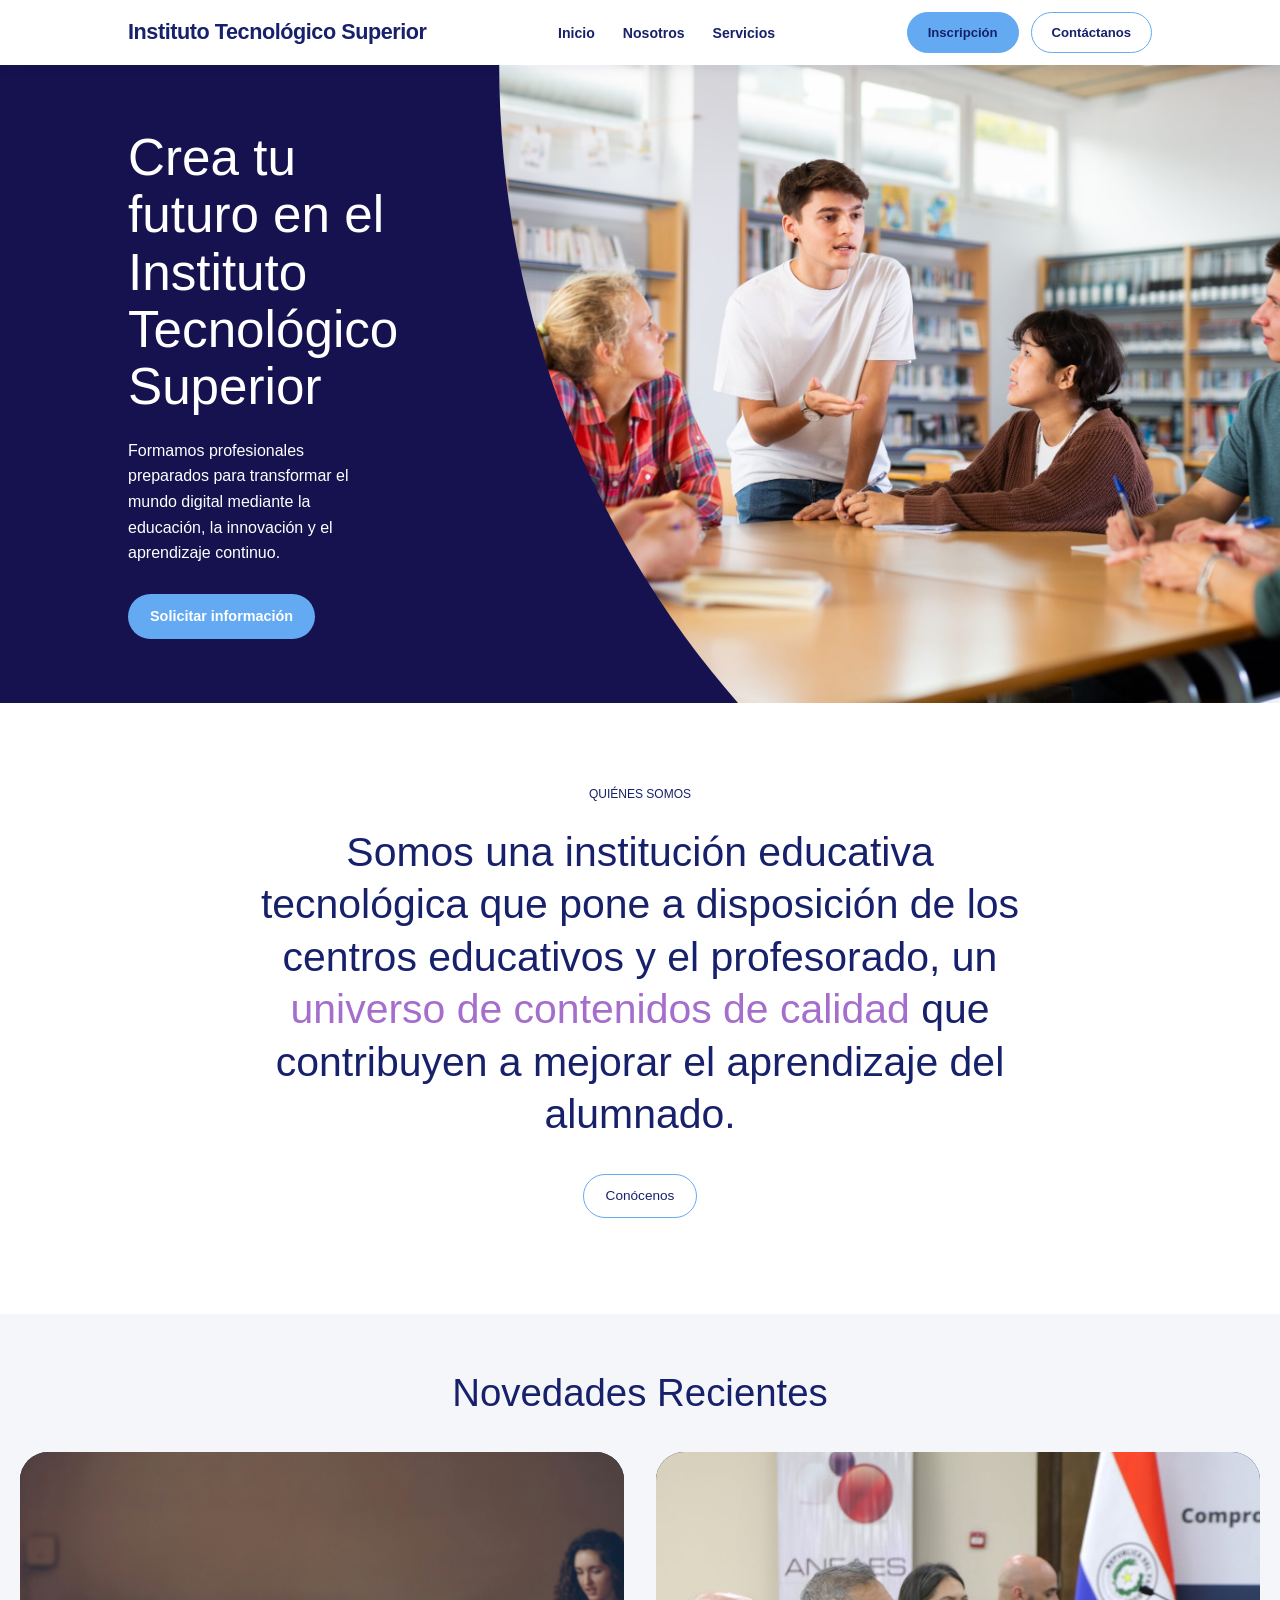
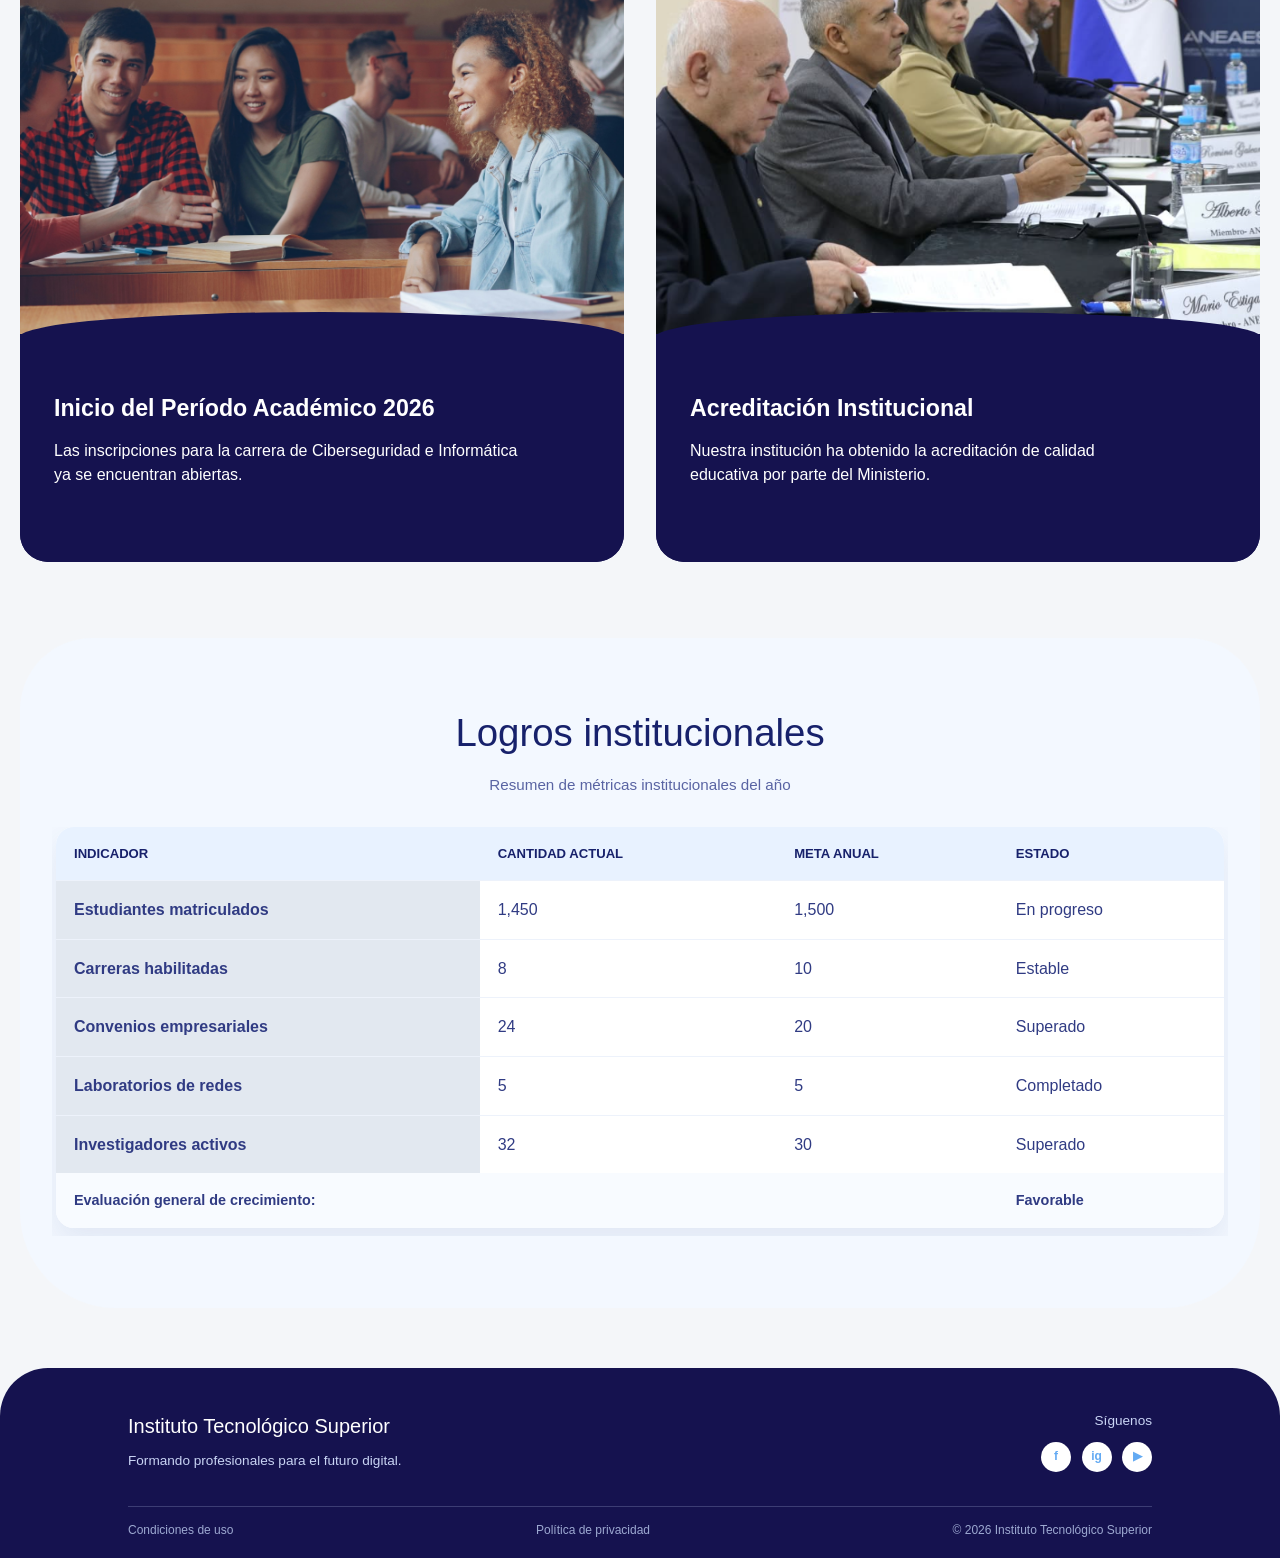
<file: index.html>
<!DOCTYPE html>
<html lang="es">
<head>
    <meta charset="UTF-8">
    <title>Instituto Tecnológico Superior - Inicio</title>
    <!-- Vinculación de la hoja de estilos externa -->
    <link rel="stylesheet" href="css/estiloss.css">
</head>
<body>

    <header>
        <nav>
            <ul>
                <li><a href="index.html">Inicio</a></li>
                <li><a href="nosotros.html">Nosotros</a></li>
                <li><a href="servicios.html">Servicios</a></li>
            </ul>
        </nav>

        <div class="encabezado-institucional">
            <h1>Instituto Tecnológico Superior</h1>
            <!-- <p><span>Formando profesionales para el futuro digital</span></p> -->
        </div>

        <div class="acciones-header">
            <ul>
                <li><a href="inscripcion.html">Inscripción</a></li>
                <li><a href="contacto.html">Contáctanos</a></li>
            </ul>
        </div>
    </header>

    <main>
        <section class="hero-inicio">
            <div class="hero-contenido">
                <h2>Crea tu futuro en el Instituto Tecnológico Superior</h2>
                <p>Formamos profesionales preparados para transformar el mundo digital mediante la educación, la innovación y el aprendizaje continuo.</p>
                <a class="hero-boton" href="contacto.html">Solicitar información</a>
            </div>
            <div class="hero-imagen">
                <img src="imagenes/estudiantes.jpg" alt="Estudiantes aprendiendo en el instituto">
            </div>
        </section>

        <section class="seccion-presentacion">
            <p class="seccion-etiqueta">QUIÉNES SOMOS</p>
            <h2>Somos una institución educativa tecnológica que pone a disposición de los centros educativos y el profesorado, un <span>universo de contenidos de calidad</span> que contribuyen a mejorar el aprendizaje del alumnado.</h2>
            <a class="presentacion-boton" href="nosotros.html">Conócenos</a>
        </section>

        <div class="contenedor-principal inicio-contenedor">
            <div class="grid-contenido">
                <section id="novedades" class="novedades-seccion">
                    <h2>Novedades Recientes</h2>
                    <div class="novedades-tarjetas">
                        <article class="novedad-card novedad-periodo">
                            <div class="novedad-imagen">
                                <img src="imagenes/estudiantes2.jpg" alt="Estudiantes iniciando el período académico">
                            </div>
                            <div class="novedad-contenido">
                                <h3>Inicio del Período Académico 2026</h3>
                                <p>Las inscripciones para la carrera de Ciberseguridad e Informática ya se encuentran abiertas.</p>
                            </div>
                        </article>
                        <article class="novedad-card novedad-acreditacion">
                            <div class="novedad-imagen">
                                <img src="imagenes/acreditacion.png" alt="Estudiantes en una institución educativa">
                            </div>
                            <div class="novedad-contenido">
                                <h3>Acreditación Institucional</h3>
                                <p>Nuestra institución ha obtenido la acreditación de calidad educativa por parte del Ministerio.</p>
                            </div>
                        </article>
                    </div>
                </section>

                <section class="logros-institucionales">

                    <h2>Logros institucionales</h2>
                    <p class="logros-descripcion">Resumen de métricas institucionales del año</p>
                    <div class="tabla-contenedor">
                        <table>
                            <caption>Resumen de métricas institucionales del año</caption>
                            <thead>
                                <tr>
                                    <th scope="col">Indicador</th>
                                    <th scope="col">Cantidad actual</th>
                                    <th scope="col">Meta anual</th>
                                    <th scope="col">Estado</th>
                                </tr>
                            </thead>
                            <tbody>
                                <tr>
                                    <th scope="row">Estudiantes matriculados</th>
                                    <td>1,450</td>
                                    <td>1,500</td>
                                    <td>En progreso</td>
                                </tr>
                                <tr>
                                    <th scope="row">Carreras habilitadas</th>
                                    <td>8</td>
                                    <td>10</td>
                                    <td>Estable</td>
                                </tr>
                                <tr>
                                    <th scope="row">Convenios empresariales</th>
                                    <td>24</td>
                                    <td>20</td>
                                    <td>Superado</td>
                                </tr>
                                <tr>
                                    <th scope="row">Laboratorios de redes</th>
                                    <td>5</td>
                                    <td>5</td>
                                    <td>Completado</td>
                                </tr>
                                <tr>
                                    <th scope="row">Investigadores activos</th>
                                    <td>32</td>
                                    <td>30</td>
                                    <td>Superado</td>
                                </tr>
                            </tbody>
                            <tfoot>
                                <tr>
                                    <td colspan="3"><strong>Evaluación general de crecimiento:</strong></td>
                                    <td><strong>Favorable</strong></td>
                                </tr>
                            </tfoot>
                        </table>
                    </div>
                </section>

            </div>

            <!-- <aside class="tarjeta-seccion">
                <h3>Aviso Importante</h3>
                <p>El proceso de solicitud de becas estará abierto hasta el próximo viernes. Dirígete a la sección de servicios.</p>
            </aside> -->
        </div>


    </main>

    <footer>
        <div class="footer-contenido">
            <div class="footer-marca">
                <strong>Instituto Tecnológico Superior</strong>
                <p>Formando profesionales para el futuro digital.</p>
            </div>

            <nav class="footer-enlaces" aria-label="Enlaces del pie de página">
                <!-- posible nav -->
            </nav>

            <div class="footer-redes">
                <p>Síguenos</p>
                <a href="#" aria-label="Facebook">f</a>
                <a href="#" aria-label="Instagram">ig</a>
                <a href="#" aria-label="YouTube">▶</a>
            </div>
        </div>

        <div class="footer-inferior">
            <span>Condiciones de uso</span>
            <span>Política de privacidad</span>
            <span>© 2026 Instituto Tecnológico Superior</span>
        </div>
    </footer>

</body>
</html>
</file>
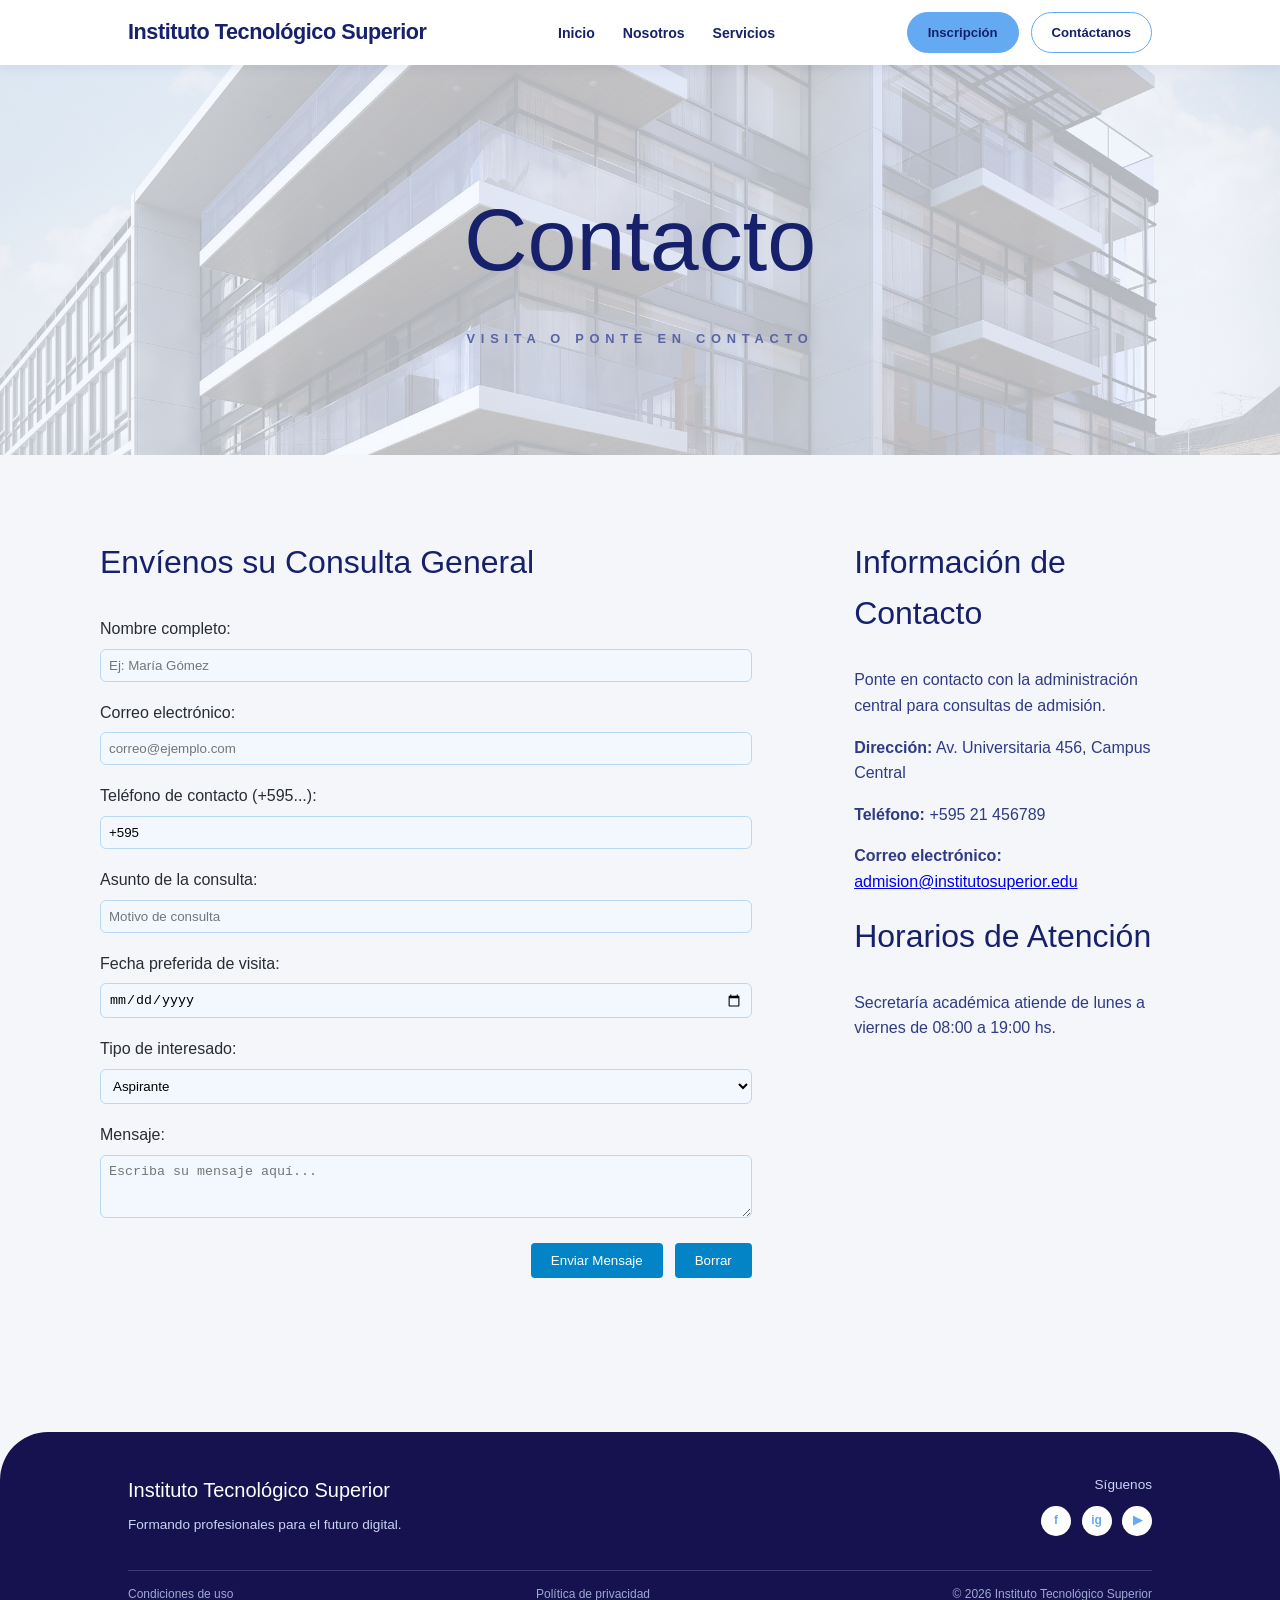
<file: contacto.html>
<!DOCTYPE html>
<html lang="es">
<head>
    <meta charset="UTF-8">
    <title>Contacto - Instituto Tecnológico Superior</title>
    <link rel="stylesheet" href="css/estiloss.css">
    <script src="js/script.js" defer></script>
</head>
<body>

    <header>
        <nav>
            <ul>
                <li><a href="index.html">Inicio</a></li>
                <li><a href="nosotros.html">Nosotros</a></li>
                <li><a href="servicios.html">Servicios</a></li>
            </ul>
        </nav>

        <div class="encabezado-institucional">
            <h1>Instituto Tecnológico Superior</h1>
        </div>

        <div class="acciones-header">
            <ul>
                <li><a href="inscripcion.html">Inscripción</a></li>
                <li><a href="contacto.html">Contáctanos</a></li>
            </ul>
        </div>
    </header>

    <main class="contacto-pagina">
        <section class="contacto-hero">
            <div>
                <h1>Contacto</h1>
                <p>VISITA O PONTE EN CONTACTO</p>
            </div>
        </section>

        <div class="contacto-contenido">


                <!-- FORMULARIO 2: Es el formulario de contacto -->
                <section id="consulta-general" class="tarjeta-seccion contacto-formulario">
                    <h2>Envíenos su Consulta General</h2>
                    <form action="#" method="POST">
                        <div>
                            <label for="con-nombre">Nombre completo:</label><br>
                            <input type="text" id="con-nombre" name="nombre" required minlength="3" placeholder="Ej: María Gómez">
                        </div>
                        <br>
                        <div>
                            <label for="con-email">Correo electrónico:</label><br>
                            <input type="email" id="con-email" name="email" required placeholder="correo@ejemplo.com">
                        </div>
                        <br>
                        <div>
                            <label for="con-telefono">Teléfono de contacto (+595...):</label><br>
                            <input type="tel" id="con-telefono" name="telefono" value="+595" required pattern="^\+595[0-9]{9}$" placeholder="+595900123456" title="Debe comenzar con +595 seguido de 9 números">
                        </div>
                        <br>
                        <div>
                            <label for="con-asunto">Asunto de la consulta:</label><br>
                            <input type="text" id="con-asunto" name="asunto" required placeholder="Motivo de consulta">
                        </div>
                        <br>
                        <div>
                            <label for="con-fecha">Fecha preferida de visita:</label><br>
                            <!-- Se añadió required para evitar que se envíe vacío -->
                            <input type="date" id="con-fecha" name="fecha" required>
                        </div>
                        <br>
                        <div>
                            <label for="con-tipo">Tipo de interesado:</label><br>
                            <select id="con-tipo" name="tipo">
                                <option value="aspirante">Aspirante</option>
                                <option value="padre">Padre / Tutor</option>
                                <option value="empresa">Empresa / Convenio</option>
                            </select>
                        </div>
                        <br>
                        <div>
                            <label for="con-mensaje">Mensaje:</label><br>
                            <textarea id="con-mensaje" name="mensaje" rows="3" placeholder="Escriba su mensaje aquí..."></textarea>
                        </div>
                        <br>
                        <div class="contacto-formulario-acciones">
                            <button type="submit">Enviar Mensaje</button>
                            <button type="reset">Borrar</button>
                        </div>
                    </form>
                </section>

                <section id="informacion-contacto" class="tarjeta-seccion contacto-detalles">
                    <h2>Información de Contacto</h2>
                    <p>Ponte en contacto con la administración central para consultas de admisión.</p>
                    <p><strong>Dirección:</strong> Av. Universitaria 456, Campus Central</p>
                    <p><strong>Teléfono:</strong> +595 21 456789</p>
                    <p><strong>Correo electrónico:</strong> <a href="mailto:admision@institutosuperior.edu">admision@institutosuperior.edu</a></p>

                    <h2>Horarios de Atención</h2>
                    <p>Secretaría académica atiende de lunes a viernes de 08:00 a 19:00 hs.</p>

                </section>
            </div>
    </main>

    <footer>
        <div class="footer-contenido">
            <div class="footer-marca">
                <strong>Instituto Tecnológico Superior</strong>
                <p>Formando profesionales para el futuro digital.</p>
            </div>

            <nav class="footer-enlaces" aria-label="Enlaces del pie de página">
                <!-- posible nav -->
            </nav>

            <div class="footer-redes">
                <p>Síguenos</p>
                <a href="#" aria-label="Facebook">f</a>
                <a href="#" aria-label="Instagram">ig</a>
                <a href="#" aria-label="YouTube">▶</a>
            </div>
        </div>

        <div class="footer-inferior">
            <span>Condiciones de uso</span>
            <span>Política de privacidad</span>
            <span>© 2026 Instituto Tecnológico Superior</span>
        </div>
    </footer>

</body>
</html>
</file>
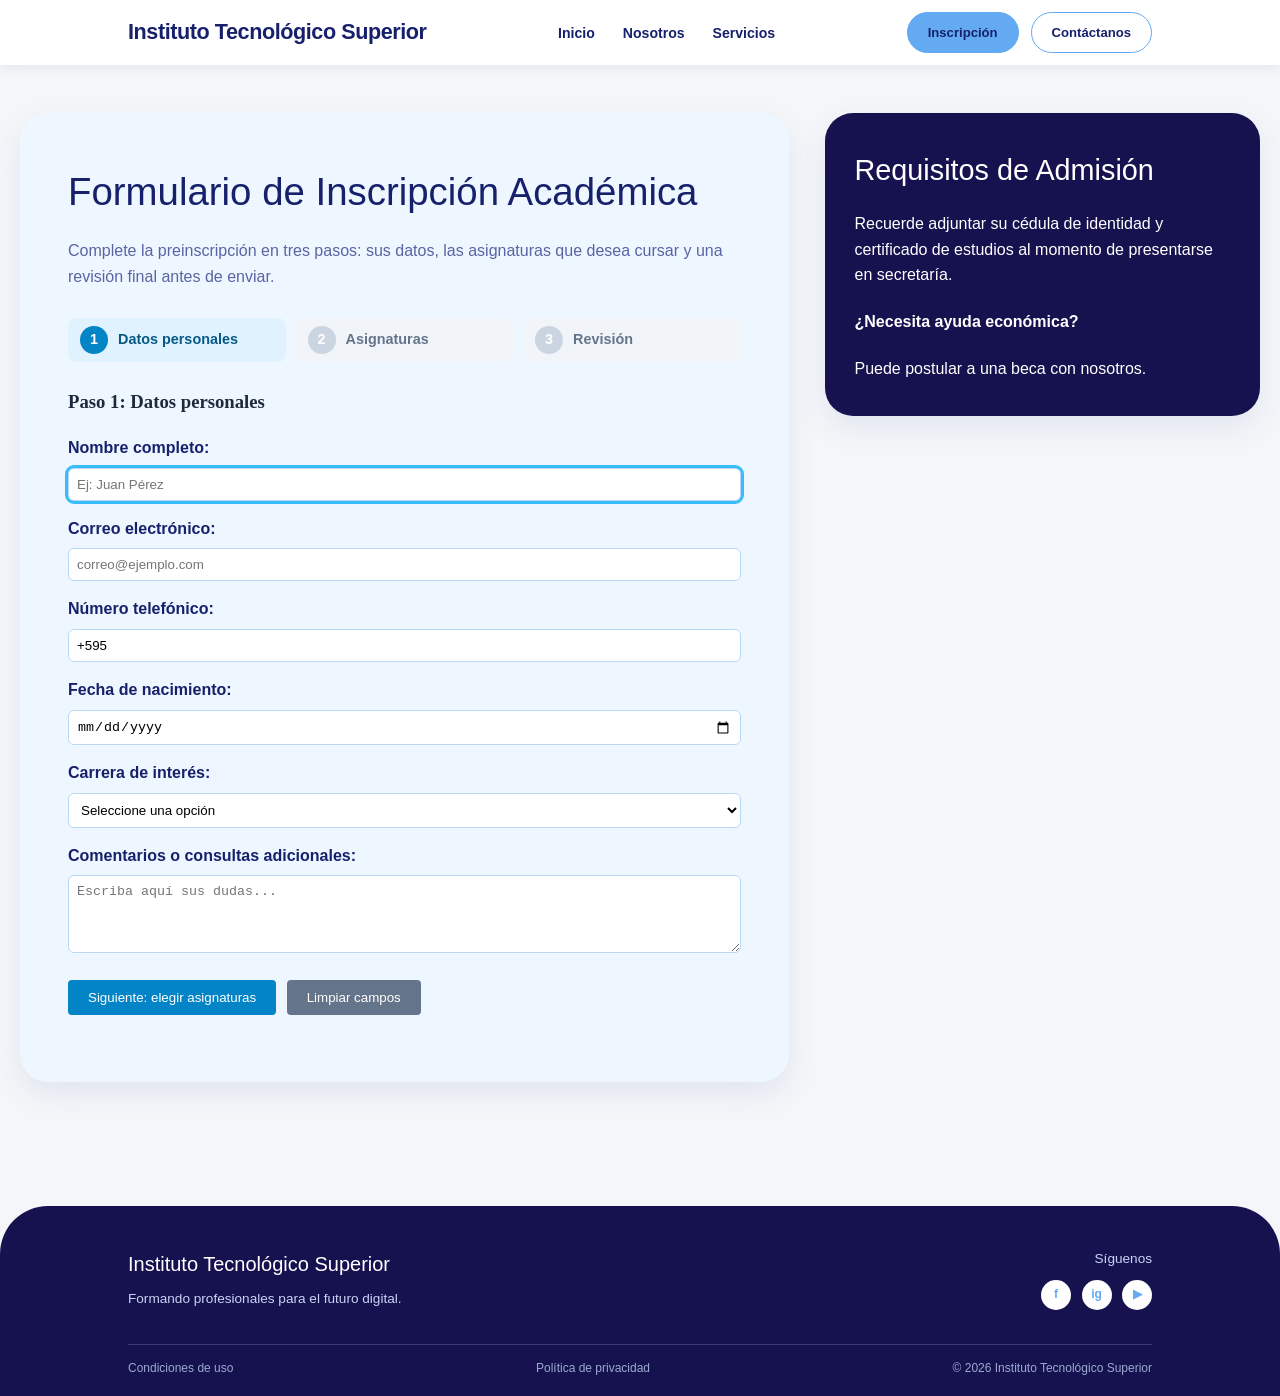
<file: inscripcion.html>
<!DOCTYPE html>
<html lang="es">
<head>
    <meta charset="UTF-8">
    <meta name="viewport" content="width=device-width, initial-scale=1">
    <title>Inscripción - Instituto Tecnológico Superior</title>
    <link rel="stylesheet" href="css/estiloss.css">
    <script src="js/script_inscripcion.js" defer></script>
</head>
<body>

    <header>
        <nav>
            <ul>
                <li><a href="index.html">Inicio</a></li>
                <li><a href="nosotros.html">Nosotros</a></li>
                <li><a href="servicios.html">Servicios</a></li>
            </ul>
        </nav>

        <div class="encabezado-institucional">
            <h1>Instituto Tecnológico Superior</h1>
        </div>

        <div class="acciones-header">
            <ul>
                <li><a href="inscripcion.html">Inscripción</a></li>
                <li><a href="contacto.html">Contáctanos</a></li>
            </ul>
        </div>
    </header>

    <main class="contenedor-principal inscripcion-pagina">
        <div class="grid-contenido">
            <div>
                <!-- FORMULARIO DE INSCRIPCIÓN EN 3 PASOS -->
                <section id="seccion-inscripcion" class="tarjeta-seccion inscripcion-formulario">
                    <h2>Formulario de Inscripción Académica</h2>
                    <p>Complete la preinscripción en tres pasos: sus datos, las asignaturas que desea cursar y una revisión final antes de enviar.</p>

                    <ol class="pasos" aria-label="Progreso de la inscripción">
                        <li id="indicador-paso-1" class="paso activo" aria-current="step">Datos personales</li>
                        <li id="indicador-paso-2" class="paso">Asignaturas</li>
                        <li id="indicador-paso-3" class="paso">Revisión</li>
                    </ol>

                    <!-- PASO 1: Datos personales -->
                    <div id="paso-1">
                        <h3 tabindex="-1">Paso 1: Datos personales</h3>
                        <form id="form-inscripcion" action="#" method="POST">
                            <div>
                                <label for="nombre">Nombre completo:</label><br>
                                <input type="text" id="nombre" name="nombre" required minlength="3" maxlength="50" placeholder="Ej: Juan Pérez" pattern="[A-Za-zÁ-Úá-ú ]+" title="Solo se permiten letras y espacios" autocomplete="name" autofocus>
                            </div>

                            <div>
                                <label for="email">Correo electrónico:</label><br>
                                <input type="email" id="email" name="email" required placeholder="correo@ejemplo.com" autocomplete="email">
                            </div>

                            <div>
                                <label for="telefono">Número telefónico:</label><br>
                                <input type="tel" id="telefono" name="telefono" value="+595" required pattern="^\+595[0-9]{9}$" placeholder="+595900123456" title="Debe comenzar con +595 seguido de 9 números" autocomplete="tel">
                            </div>

                            <div>
                                <label for="fecha_nac">Fecha de nacimiento:</label><br>
                                <input type="date" id="fecha_nac" name="fecha_nac" required max="2008-12-31">
                            </div>

                            <div>
                                <label for="carrera">Carrera de interés:</label><br>
                                <select id="carrera" name="carrera" required>
                                    <option value="" disabled selected>Seleccione una opción</option>
                                    <option value="Desarrollo de Software">Tecnicatura en Desarrollo de Software</option>
                                    <option value="Seguridad Informática">Licenciatura en Seguridad Informática</option>
                                    <option value="Redes y Sistemas">Especialización en Redes y Sistemas</option>
                                </select>
                            </div>

                            <div>
                                <label for="comentarios">Comentarios o consultas adicionales:</label><br>
                                <textarea id="comentarios" name="comentarios" rows="4" cols="40" placeholder="Escriba aquí sus dudas..."></textarea>
                            </div>

                            <div>
                                <button type="submit">Siguiente: elegir asignaturas</button>
                                <button type="reset" class="btn-secundario">Limpiar campos</button>
                            </div>
                        </form>
                    </div>

                    <!-- PASO 2: Asignaturas y turnos -->
                    <div id="paso-2" hidden>
                        <h3 tabindex="-1">Paso 2: Elija sus asignaturas</h3>
                        <form id="form-asignaturas" action="#" method="POST">
                            <div>
                                <label for="sel-carrera">Carrera:</label><br>
                                <select id="sel-carrera" name="carrera">
                                    <option value="Desarrollo de Software">Tecnicatura en Desarrollo de Software</option>
                                    <option value="Seguridad Informática">Licenciatura en Seguridad Informática</option>
                                    <option value="Redes y Sistemas">Especialización en Redes y Sistemas</option>
                                </select>
                            </div>
                            <p>Marque las asignaturas que desea cursar y elija el turno de cada una. Si cambia de carrera, la selección se reinicia.</p>

                            <div class="tabla-contenedor">
                                <table id="tabla-asignaturas">
                                    <caption>Asignaturas disponibles para la carrera elegida</caption>
                                    <thead>
                                        <tr>
                                            <th scope="col">Elegir</th>
                                            <th scope="col">Asignatura</th>
                                            <th scope="col">Turno</th>
                                            <th scope="col">Horario</th>
                                        </tr>
                                    </thead>
                                    <tbody>
                                        <!-- Las filas se generan con JavaScript según la carrera -->
                                    </tbody>
                                    <tfoot>
                                        <tr>
                                            <td colspan="3"><strong>Asignaturas seleccionadas:</strong></td>
                                            <td><strong id="contador-asig">0</strong></td>
                                        </tr>
                                    </tfoot>
                                </table>
                            </div>

                            <p id="error-paso-2" class="mensaje error" role="alert" hidden></p>

                            <div>
                                <button type="button" id="btn-atras" class="btn-secundario">Atrás</button>
                                <button type="submit">Revisar inscripción</button>
                            </div>
                        </form>
                    </div>

                    <!-- PASO 3: Revisión y confirmación -->
                    <div id="paso-3" hidden>
                        <h3 tabindex="-1">Paso 3: Revise y confirme</h3>
                        <p>Su solicitud no se envía hasta que pulse "Confirmar inscripción".</p>

                        <div class="revision">
                            <article class="revision-tarjeta">
                                <header class="revision-cabecera">
                                    <span class="avatar" id="rev-inicial" aria-hidden="true"></span>
                                    <div>
                                        <p class="revision-nombre" id="rev-nombre"></p>
                                        <span class="revision-carrera" id="rev-carrera"></span>
                                    </div>
                                </header>
                                <dl class="datos-resumen">
                                    <div><dt>Correo</dt><dd id="rev-email"></dd></div>
                                    <div><dt>Teléfono</dt><dd id="rev-telefono"></dd></div>
                                    <div><dt>Fecha de nacimiento</dt><dd id="rev-fecha"></dd></div>
                                    <div><dt>Comentarios</dt><dd id="rev-comentarios"></dd></div>
                                </dl>
                            </article>

                            <article class="revision-tarjeta">
                                <h4>Asignaturas seleccionadas <span class="contador-pill" id="rev-total">0</span></h4>
                                <div class="tabla-contenedor">
                                    <table id="tabla-resumen">
                                        <caption class="solo-lectores">Asignaturas seleccionadas para la inscripción</caption>
                                        <thead>
                                            <tr>
                                                <th scope="col">Asignatura</th>
                                                <th scope="col">Turno</th>
                                                <th scope="col">Horario</th>
                                            </tr>
                                        </thead>
                                        <tbody></tbody>
                                    </table>
                                </div>
                            </article>
                        </div>

                        <div class="acciones-revision">
                            <button type="button" id="btn-confirmar">Confirmar inscripción</button>
                            <button type="button" id="btn-editar-seleccion" class="btn-secundario">Editar</button>
                            <button type="button" id="btn-cancelar-inscripcion" class="btn-peligro">Cancelar</button>
                        </div>
                    </div>

                    <!-- Pantalla final: inscripción enviada, aparte muestra una tabla como resumen de los datos -->
                    <div id="paso-exito" hidden>
                        <div class="exito">
                            <span class="exito-icono" aria-hidden="true">✓</span>
                            <h3 tabindex="-1">¡Inscripción enviada!</h3>
                            <p id="exito-texto"></p>
                            <p class="codigo">Código de seguimiento: <strong id="exito-codigo"></strong></p>
                            <div>
                                <button type="button" id="btn-nueva">Hacer otra inscripción</button>
                            </div>
                        </div>
                    </div>

                    <p id="mensaje-inscripcion" class="mensaje" role="status" hidden></p>
                </section>
            </div>

            <aside class="tarjeta-seccion inscripcion-aside">
                <h3>Requisitos de Admisión</h3>
                <p>Recuerde adjuntar su cédula de identidad y certificado de estudios al momento de presentarse en secretaría.</p>
                <h4>¿Necesita ayuda económica? </h4>
                <p>Puede postular a una beca con nosotros</a>.</p>
            </aside>
        </div>
    </main>

    <footer>
        <div class="footer-contenido">
            <div class="footer-marca">
                <strong>Instituto Tecnológico Superior</strong>
                <p>Formando profesionales para el futuro digital.</p>
            </div>

            <nav class="footer-enlaces" aria-label="Enlaces del pie de página">
                <!-- posible nav -->
            </nav>

            <div class="footer-redes">
                <p>Síguenos</p>
                <a href="#" aria-label="Facebook">f</a>
                <a href="#" aria-label="Instagram">ig</a>
                <a href="#" aria-label="YouTube">▶</a>
            </div>
        </div>

        <div class="footer-inferior">
            <span>Condiciones de uso</span>
            <span>Política de privacidad</span>
            <span>© 2026 Instituto Tecnológico Superior</span>
        </div>
    </footer>

</body>
</html>
</file>
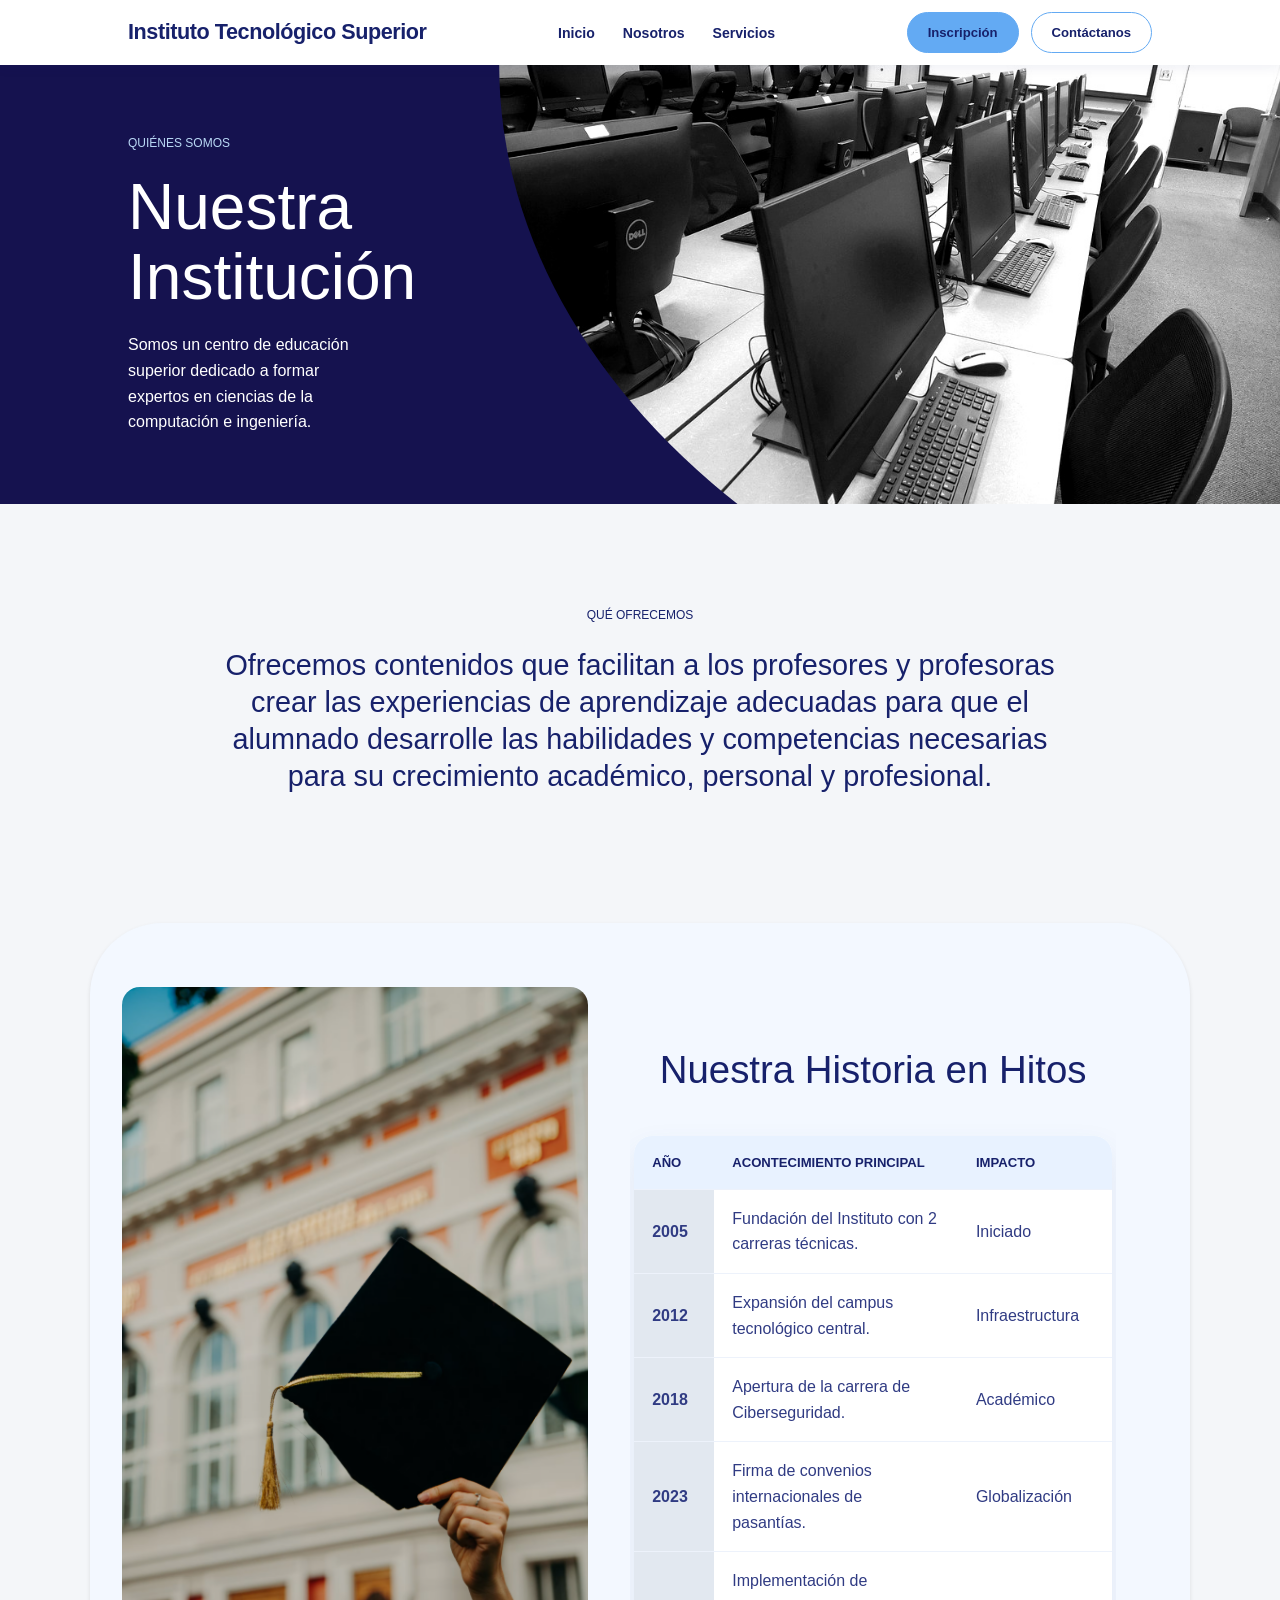
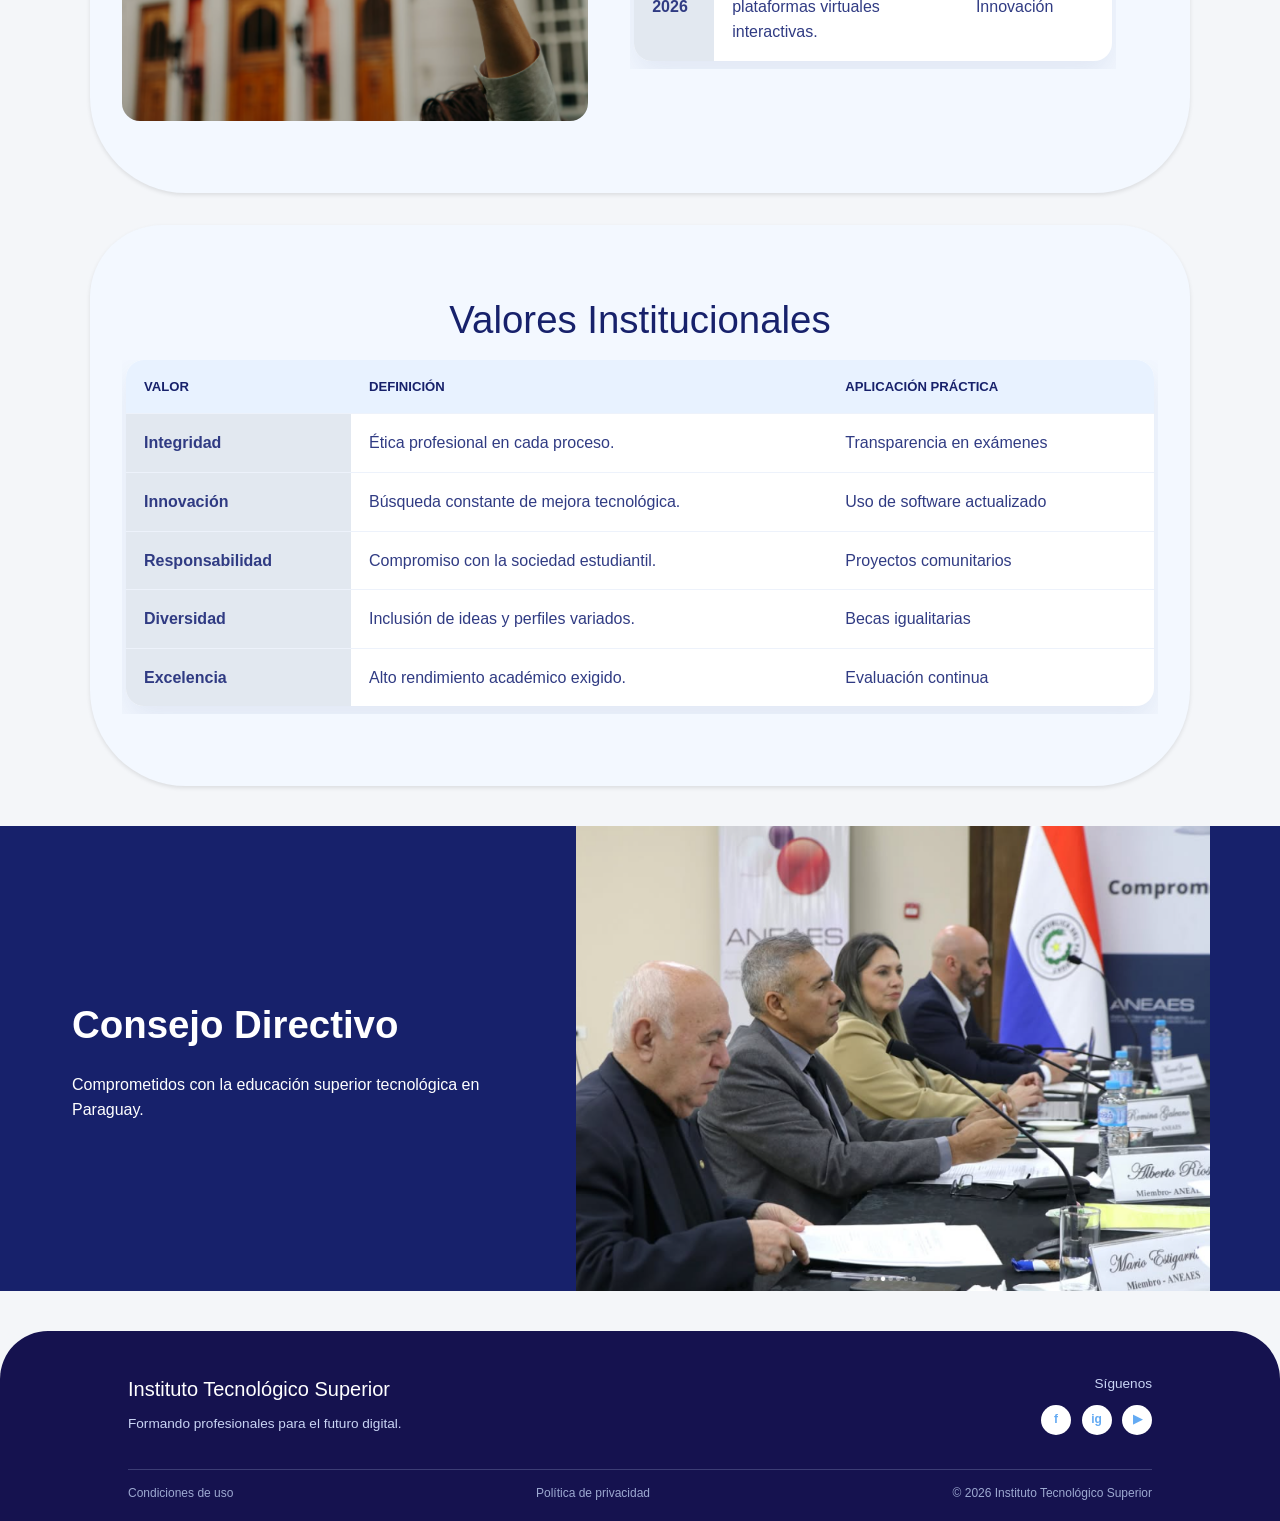
<file: nosotros.html>
<!DOCTYPE html>
<html lang="es">
<head>
    <meta charset="UTF-8">
    <title>Nosotros - Instituto Tecnológico Superior</title>
    <link rel="stylesheet" href="css/estiloss.css">
</head>
<body>

    <header>
        <nav>
            <ul>
                <li><a href="index.html">Inicio</a></li>
                <li><a href="nosotros.html">Nosotros</a></li>
                <li><a href="servicios.html">Servicios</a></li>
            </ul>
        </nav>

        <div class="encabezado-institucional">
            <h1>Instituto Tecnológico Superior</h1>
        </div>

        <div class="acciones-header">
            <ul>
                <li><a href="inscripcion.html">Inscripción</a></li>
                <li><a href="contacto.html">Contáctanos</a></li>
            </ul>
        </div>
    </header>

    <main>
        <section class="nosotros-hero">
            <div class="nosotros-contenido">
                <p class="seccion-etiqueta">QUIÉNES SOMOS</p>
                <h2>Nuestra Institución</h2>
                <p>Somos un centro de educación superior dedicado a formar expertos en ciencias de la computación e ingeniería.</p>
            </div>
            <div class="nosotros-imagen">
                <img src="imagenes/imagen2.jpg" alt="Instalaciones del laboratorio informático">
            </div>
        </section>

        <div class="contenedor-principal">
            <section class="oferta-presentacion">
                <p class="seccion-etiqueta">QUÉ OFRECEMOS</p>
                <h2>Ofrecemos contenidos que facilitan a los profesores y profesoras crear las experiencias de aprendizaje adecuadas para que el alumnado desarrolle las habilidades y competencias necesarias para su crecimiento académico, personal y profesional.</h2>
            </section>

            <!-- TABLA 2: Hitos de la historia de la institución -->
            <section class="tarjeta-seccion tabla-institucional historia-institucional">
                <div class="historia-imagen">
                    <img src="imagenes/hitos.png" alt="Estudiantes aprendiendo en el instituto">
                </div>

                <div class="historia-contenido">
                    <h2>Nuestra Historia en Hitos</h2>
                    <div class="tabla-contenedor">
                    <br>
                <table>
                    <caption>Cronología de evolución institucional</caption>
                    <thead>
                        <tr>
                            <th scope="col">Año</th>
                            <th scope="col">Acontecimiento Principal</th>
                            <th scope="col">Impacto</th>
                        </tr>
                    </thead>
                    <tbody>
                        <tr>
                            <th scope="row">2005</th>
                            <td>Fundación del Instituto con 2 carreras técnicas.</td>
                            <td>Iniciado</td>
                        </tr>
                        <tr>
                            <th scope="row">2012</th>
                            <td>Expansión del campus tecnológico central.</td>
                            <td>Infraestructura</td>
                        </tr>
                        <tr>
                            <th scope="row">2018</th>
                            <td>Apertura de la carrera de Ciberseguridad.</td>
                            <td>Académico</td>
                        </tr>
                        <tr>
                            <th scope="row">2023</th>
                            <td>Firma de convenios internacionales de pasantías.</td>
                            <td>Globalización</td>
                        </tr>
                        <tr>
                            <th scope="row">2026</th>
                            <td>Implementación de plataformas virtuales interactivas.</td>
                            <td>Innovación</td>
                        </tr>
                    </tbody>
                </table>
                    </div>
                </div>
        </section>

        <!-- TABLA 3: Valores institucionales -->
        <section class="tarjeta-seccion tabla-institucional">
            <h2>Valores Institucionales</h2>
            <div class="tabla-contenedor">
                <table>
                    <caption>Matriz de aplicación de valores</caption>
                    <thead>
                        <tr>
                            <th scope="col">Valor</th>
                            <th scope="col">Definición</th>
                            <th scope="col">Aplicación Práctica</th>
                        </tr>
                    </thead>
                    <tbody>
                        <tr>
                            <th scope="row">Integridad</th>
                            <td>Ética profesional en cada proceso.</td>
                            <td>Transparencia en exámenes</td>
                        </tr>
                        <tr>
                            <th scope="row">Innovación</th>
                            <td>Búsqueda constante de mejora tecnológica.</td>
                            <td>Uso de software actualizado</td>
                        </tr>
                        <tr>
                            <th scope="row">Responsabilidad</th>
                            <td>Compromiso con la sociedad estudiantil.</td>
                            <td>Proyectos comunitarios</td>
                        </tr>
                        <tr>
                            <th scope="row">Diversidad</th>
                            <td>Inclusión de ideas y perfiles variados.</td>
                            <td>Becas igualitarias</td>
                        </tr>
                        <tr>
                            <th scope="row">Excelencia</th>
                            <td>Alto rendimiento académico exigido.</td>
                            <td>Evaluación continua</td>
                        </tr>
                    </tbody>
                </table>
            </div>
        </section>

        </div>

        <aside class="consejo-directivo">
            <div class="consejo-contenido">
                <h3>Consejo Directivo</h3>
                <p>Comprometidos con la educación superior tecnológica en Paraguay.</p>
            </div>
            <div class="consejo-imagen">
                <img src="imagenes/acreditacion.png" alt="Acreditación de calidad educativa">
            </div>
        </aside>
    </main>

    <footer>
        <div class="footer-contenido">
            <div class="footer-marca">
                <strong>Instituto Tecnológico Superior</strong>
                <p>Formando profesionales para el futuro digital.</p>
            </div>

            <nav class="footer-enlaces" aria-label="Enlaces del pie de página">
            </nav>

            <div class="footer-redes">
                <p>Síguenos</p>
                <a href="#" aria-label="Facebook">f</a>
                <a href="#" aria-label="Instagram">ig</a>
                <a href="#" aria-label="YouTube">▶</a>
            </div>
        </div>

        <div class="footer-inferior">
            <span>Condiciones de uso</span>
            <span>Política de privacidad</span>
            <span>© 2026 Instituto Tecnológico Superior</span>
        </div>
    </footer>

</body>
</html>
</file>
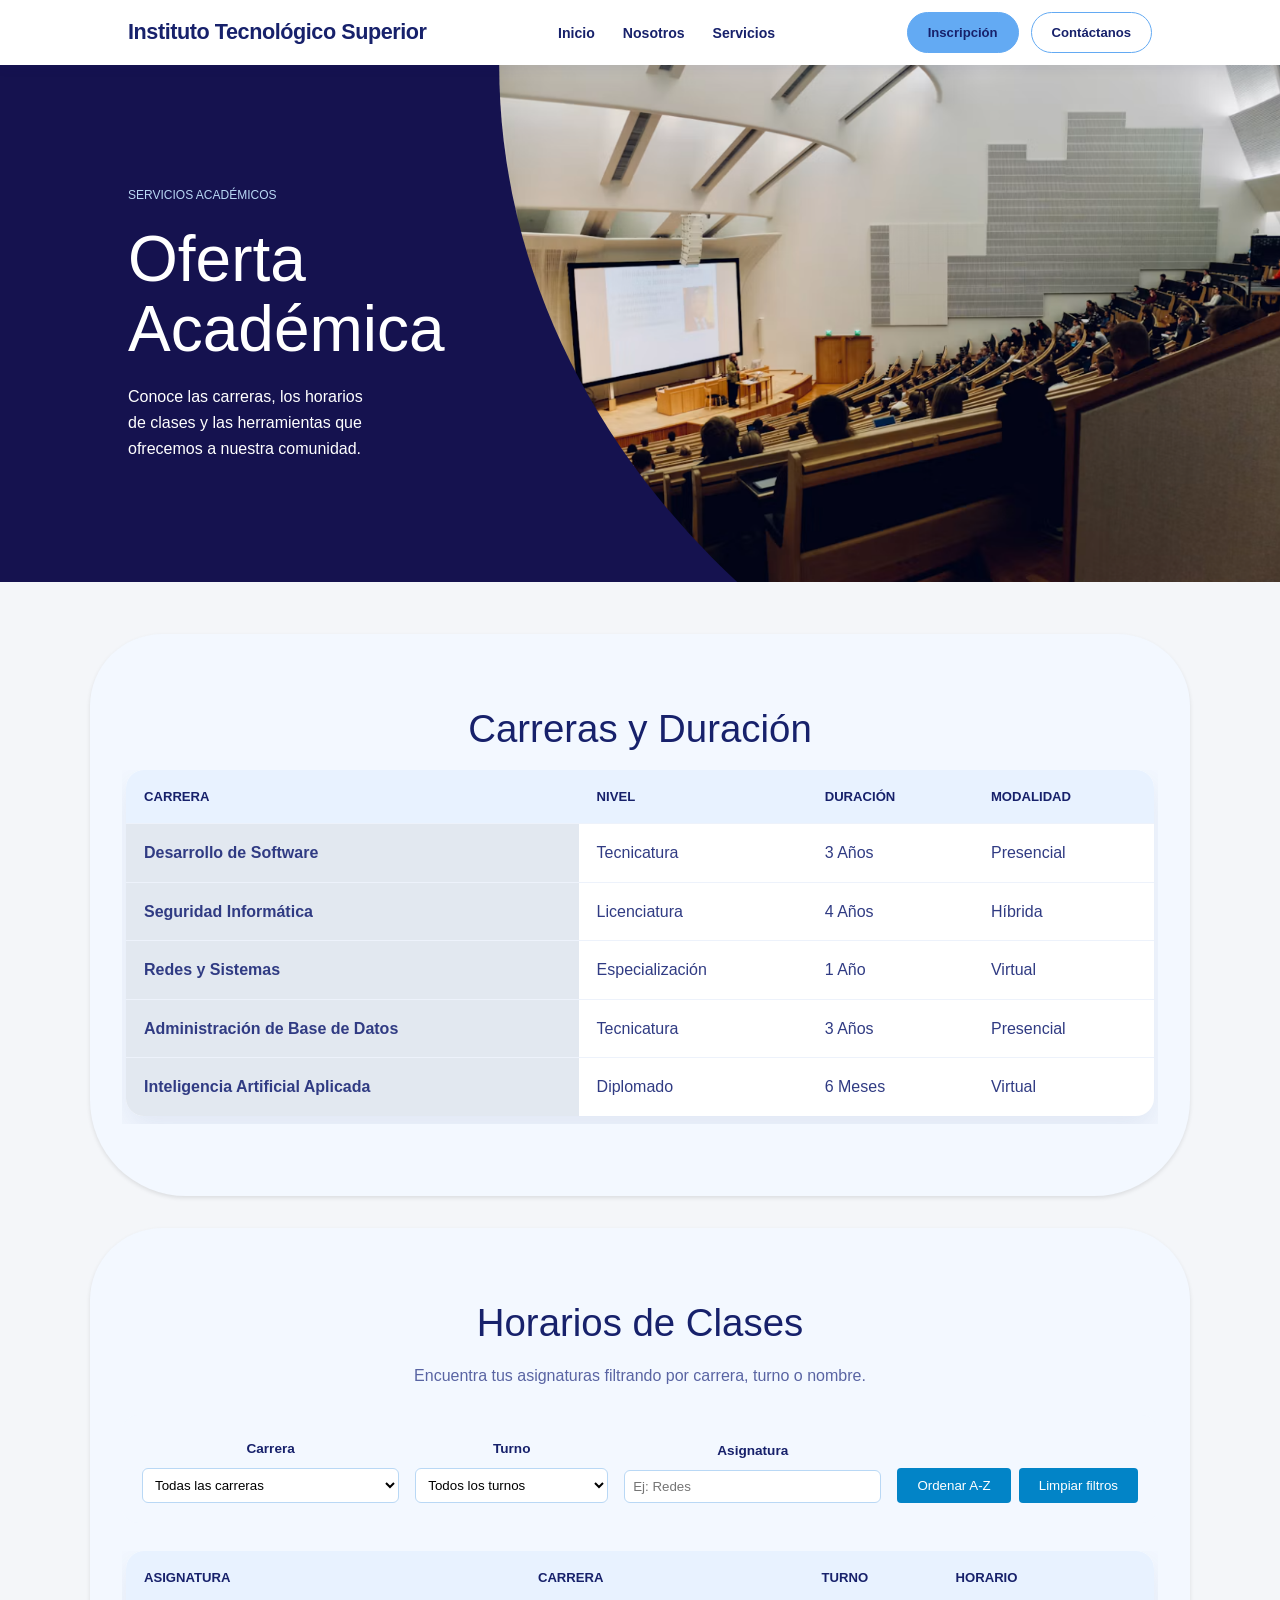
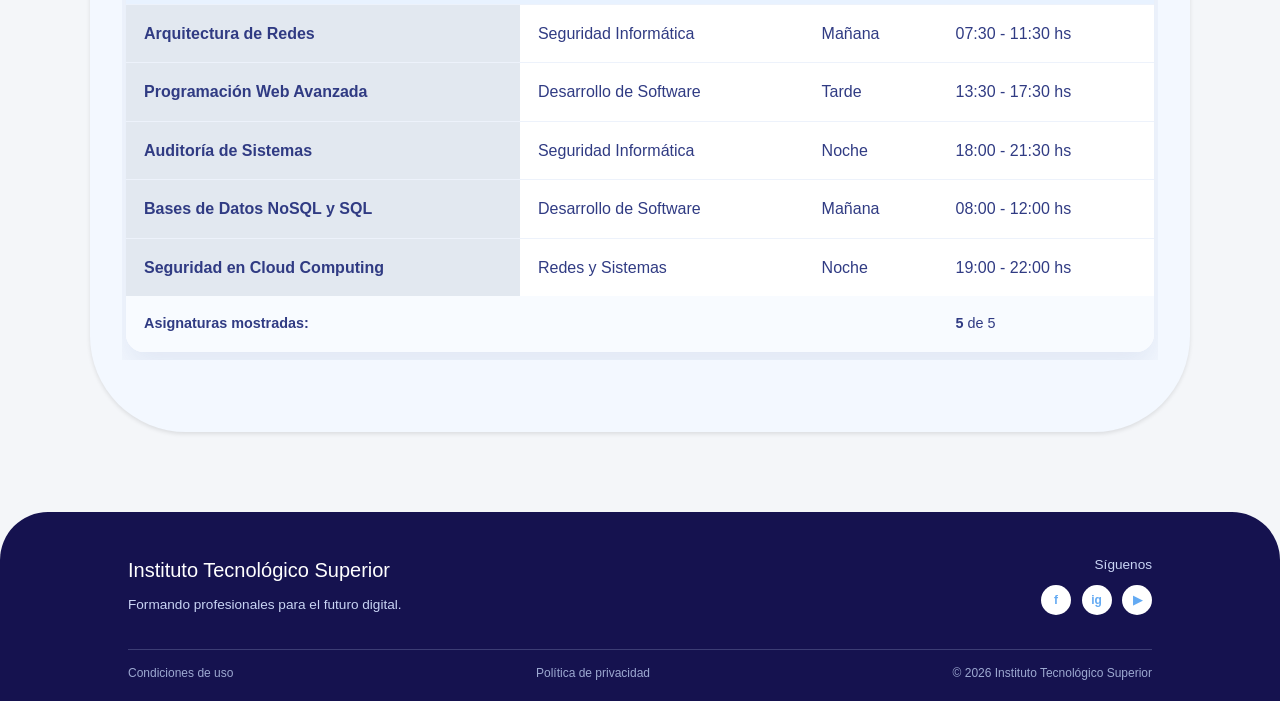
<file: servicios.html>
<!DOCTYPE html>
<html lang="es">
<head>
    <meta charset="UTF-8">
    <meta name="viewport" content="width=device-width, initial-scale=1">
    <title>Servicios - Instituto Tecnológico Superior</title>
    <link rel="stylesheet" href="css/estiloss.css">
    <script src="js/script.js" defer></script>
</head>
<body>

    <header>
        <nav>
            <ul>
                <li><a href="index.html">Inicio</a></li>
                <li><a href="nosotros.html">Nosotros</a></li>
                <li><a href="servicios.html">Servicios</a></li>
            </ul>
        </nav>

        <div class="encabezado-institucional">
            <h1>Instituto Tecnológico Superior</h1>
        </div>

        <div class="acciones-header">
            <ul>
                <li><a href="inscripcion.html">Inscripción</a></li>
                <li><a href="contacto.html">Contáctanos</a></li>
            </ul>
        </div>
    </header>

    <main>

        <!-- 1. Presentación general -->
        <section class="nosotros-hero">
            <div class="nosotros-contenido">
                <p class="seccion-etiqueta">SERVICIOS ACADÉMICOS</p>
                <h2>Oferta Académica</h2>
                <p>Conoce las carreras, los horarios de clases y las herramientas que ofrecemos a nuestra comunidad.</p>
            </div>
            <div class="nosotros-imagen">
                <img src="imagenes/oferta.png" alt="Instalaciones del laboratorio informático">
            </div>
        </section>

        <div class="contenedor-principal">
        <!-- 2. Oferta académica general -->
        <section class="tarjeta-seccion tabla-institucional servicios-seccion">
            <h2>Carreras y Duración</h2>
            <div class="tabla-contenedor">
                <table>
                    <caption>Listado oficial de carreras técnicas y grados</caption>
                    <thead>
                        <tr>
                            <th scope="col">Carrera</th>
                            <th scope="col">Nivel</th>
                            <th scope="col">Duración</th>
                            <th scope="col">Modalidad</th>
                        </tr>
                    </thead>
                    <tbody>
                        <tr>
                            <th scope="row">Desarrollo de Software</th>
                            <td>Tecnicatura</td>
                            <td>3 Años</td>
                            <td>Presencial</td>
                        </tr>
                        <tr>
                            <th scope="row">Seguridad Informática</th>
                            <td>Licenciatura</td>
                            <td>4 Años</td>
                            <td>Híbrida</td>
                        </tr>
                        <tr>
                            <th scope="row">Redes y Sistemas</th>
                            <td>Especialización</td>
                            <td>1 Año</td>
                            <td>Virtual</td>
                        </tr>
                        <tr>
                            <th scope="row">Administración de Base de Datos</th>
                            <td>Tecnicatura</td>
                            <td>3 Años</td>
                            <td>Presencial</td>
                        </tr>
                        <tr>
                            <th scope="row">Inteligencia Artificial Aplicada</th>
                            <td>Diplomado</td>
                            <td>6 Meses</td>
                            <td>Virtual</td>
                        </tr>
                    </tbody>
                </table>
            </div>
        </section>

        <!-- 3. Horarios: los filtros están DENTRO de la misma sección que la tabla que controlan -->
        <section id="horarios-clases" class="tarjeta-seccion tabla-institucional servicios-seccion servicios-horarios">
            <h2>Horarios de Clases</h2>
            <p>Encuentra tus asignaturas filtrando por carrera, turno o nombre.</p>

            <div class="servicios-filtros">
                <div>
                    <label for="filtro-carrera"><strong>Carrera</strong></label><br>
                    <select id="filtro-carrera">
                        <option value="todos">Todas las carreras</option>
                        <option value="Seguridad Informática">Seguridad Informática</option>
                        <option value="Desarrollo de Software">Desarrollo de Software</option>
                        <option value="Redes y Sistemas">Redes y Sistemas</option>
                    </select>
                </div>

                <div>
                    <label for="filtro-turno"><strong>Turno</strong></label><br>
                    <select id="filtro-turno">
                        <option value="todos">Todos los turnos</option>
                        <option value="Mañana">Mañana</option>
                        <option value="Tarde">Tarde</option>
                        <option value="Noche">Noche</option>
                    </select>
                </div>

                <div>
                    <label for="filtro-texto"><strong>Asignatura</strong></label><br>
                    <input type="search" id="filtro-texto" placeholder="Ej: Redes"
                           >
                </div>

                <div class="servicios-filtros-acciones">
                    <button type="button" id="btn-ordenar">Ordenar A-Z</button>
                    <button type="button" id="btn-limpiar">Limpiar filtros</button>
                </div>
            </div>

            <div class="tabla-contenedor">
                <table id="tabla-inscripciones">
                    <caption>Cronograma de clases y horarios académicos</caption>
                    <thead>
                        <tr>
                            <th scope="col">Asignatura</th>
                            <th scope="col">Carrera</th>
                            <th scope="col">Turno</th>
                            <th scope="col">Horario</th>
                        </tr>
                    </thead>
                    <tbody>
                        <tr data-carrera="Seguridad Informática" data-turno="Mañana">
                            <th scope="row">Arquitectura de Redes</th>
                            <td>Seguridad Informática</td>
                            <td>Mañana</td>
                            <td>07:30 - 11:30 hs</td>
                        </tr>
                        <tr data-carrera="Desarrollo de Software" data-turno="Tarde">
                            <th scope="row">Programación Web Avanzada</th>
                            <td>Desarrollo de Software</td>
                            <td>Tarde</td>
                            <td>13:30 - 17:30 hs</td>
                        </tr>
                        <tr data-carrera="Seguridad Informática" data-turno="Noche">
                            <th scope="row">Auditoría de Sistemas</th>
                            <td>Seguridad Informática</td>
                            <td>Noche</td>
                            <td>18:00 - 21:30 hs</td>
                        </tr>
                        <tr data-carrera="Desarrollo de Software" data-turno="Mañana">
                            <th scope="row">Bases de Datos NoSQL y SQL</th>
                            <td>Desarrollo de Software</td>
                            <td>Mañana</td>
                            <td>08:00 - 12:00 hs</td>
                        </tr>
                        <tr data-carrera="Redes y Sistemas" data-turno="Noche">
                            <th scope="row">Seguridad en Cloud Computing</th>
                            <td>Redes y Sistemas</td>
                            <td>Noche</td>
                            <td>19:00 - 22:00 hs</td>
                        </tr>
                    </tbody>
                    <tfoot>
                        <tr>
                            <td colspan="3"><strong>Asignaturas mostradas:</strong></td>
                            <td><strong id="total-registros">5</strong> de <span id="total-general">5</span></td>
                        </tr>
                    </tfoot>
                </table>
            </div>

            <p id="sin-resultados" hidden>No hay asignaturas con esos filtros. Prueba con otra carrera o turno, o pulsa "Limpiar filtros".</p>
        </section>

        <!-- <aside class="tarjeta-seccion servicios-aside">
            <h3>Biblioteca Digital</h3>
            <p>Acceso 24/7 a la plataforma de recursos bibliográficos virtuales.</p>
        </aside> -->
        </div>
    </main>

    <footer>
        <div class="footer-contenido">
            <div class="footer-marca">
                <strong>Instituto Tecnológico Superior</strong>
                <p>Formando profesionales para el futuro digital.</p>
            </div>

            <nav class="footer-enlaces" aria-label="Enlaces del pie de página">
                <!-- posible nav -->
            </nav>

            <div class="footer-redes">
                <p>Síguenos</p>
                <a href="#" aria-label="Facebook">f</a>
                <a href="#" aria-label="Instagram">ig</a>
                <a href="#" aria-label="YouTube">▶</a>
            </div>
        </div>

        <div class="footer-inferior">
            <span>Condiciones de uso</span>
            <span>Política de privacidad</span>
            <span>© 2026 Instituto Tecnológico Superior</span>
        </div>
    </footer>

</body>
</html>
</file>
<file: css/estiloss.css>
/* ==========================================================
   SELECTORES que utilizamos: Etiqueta, ID, Clases, Descendiente y Agrupación
   ========================================================== */

/* 1. Selector de etiqueta */
body {
    font-family: 'Segoe UI', Tahoma, Geneva, Verdana, sans-serif; /* Tipografía principal */
    background-color: #f4f6f9; /* Color de fondo en formato HEX */
    color: rgb(40, 44, 52); /* Color de texto en formato RGB */
    margin: 0;
    padding: 0;
    line-height: 1.6; /* Interlineado */
}

/* 2. Selector de ID */
#bienvenida {
    padding: 20px;
    background-color: #ffffff;
}

/* 3 y 4. Clases reutilizadas */
.contenedor-principal {
    max-width: 1100px;
    margin: 0 auto;
    padding: 20px;
}

.tarjeta-seccion {
    background: #ffffff;
    border-radius: 8px;
    padding: 20px;
    margin-bottom: 20px;
    box-shadow: 0 2px 4px rgba(0,0,0,0.1);
}

.consejo-directivo {
    display: grid;
    grid-template-columns: minmax(0, 0.9fr) minmax(280px, 1.1fr);
    align-items: center;
    min-height: 130px;
    width: 100vw;
    margin: 0 0 0 calc(50% - 50vw);
    overflow: hidden;
    padding: 0;
    border-radius: 0;
    background-color: #17216b;
}

.consejo-contenido {
    padding: 32px clamp(24px, 6vw, 72px);
}

.consejo-contenido h3 {
    margin-bottom: 16px;
    color: #ffffff;
    font-family: 'Segoe UI', Tahoma, Geneva, Verdana, sans-serif;
    font-size: clamp(1.8rem, 3vw, 2.5rem);
    font-weight: 700;
}

.consejo-contenido p {
    max-width: 480%;
    margin: 0;
    color: #ffffff;
}

.consejo-imagen {
    align-self: stretch;
    min-height: 230px;
    clip-path: ellipse(180% 100% at 100% 50%);
}

.consejo-imagen img {
    display: block;
    width: 90%;
    height: 100%;
    min-height: 230px;
    object-fit: cover;
}

/* 5. Selector descendiente */
header nav ul li a {
    color: #ffffff;
    text-decoration: none;
    font-weight: 600;
}

/* 6. Agrupación de selectores */
h1, h2, h3 {
    font-family: 'Georgia', serif; /* Tipografía alternativa para títulos */
    color: rgb(30, 41, 59);
    margin-top: 0;
}

/* ==========================================================
   ESTILOS DE ENCABEZADO, NAVEGACIÓN Y FONDOS
   ========================================================== */
header {
    position: sticky;
    top: 0;
    z-index: 1000;
    display: flex;
    align-items: center;
    justify-content: space-between;
    gap: 30px;
    padding: 12px clamp(24px, 10vw, 156px);
    background-color: #ffffff;
    color: #17216b;
    box-sizing: border-box;
    box-shadow: 0 2px 12px rgba(23, 33, 107, 0.08);
}

/* Nombre de la institución a la izquierda del encabezado */
.encabezado-institucional {
    order: 1;
    min-width: max-content;
}

header h1 {
    color: #17216b;
    font-family: 'Segoe UI', Tahoma, Geneva, Verdana, sans-serif;
    margin: 0;
    font-size: 1.35rem;
    font-weight: 600;
    letter-spacing: -0.02em;
}

header p {
    margin: 2px 0 0;
    color: #64748b;
    font-size: 0.8rem;
}

/* Menú horizontal alineado a la derecha */
header nav {
    order: 2;
    flex: 1;
}

header nav ul {
    display: flex;
    list-style-type: none; /* Personalización de listas */
    align-items: center;
    justify-content: center;
    padding: 0;
    margin: 0;
    gap: 28px;
}

header nav ul li a {
    color: #17216b;
    font-size: 0.88rem;
    font-weight: 600;
    text-decoration: none;
    white-space: nowrap;
}

/* Acciones destacadas del encabezado */
.acciones-header {
    order: 3;
    margin-left: auto;
}

.acciones-header ul {
    display: flex;
    align-items: center;
    gap: 12px;
    list-style: none;
    padding: 0;
    margin: 0;
}

.acciones-header a {
    display: inline-block;
    padding: 9px 20px;
    border: 1px solid #63aaf3;
    border-radius: 999px;
    font-size: 0.82rem;
    font-weight: 600;
    text-decoration: none;
}

.acciones-header ul li:first-child a {
    background-color: #63aaf3;
    color: #17216b;
}

.acciones-header ul li:last-child a {
    background-color: #ffffff;
    color: #17216b;
}

/* Efecto hover en enlaces */
header nav a:hover {
    color: #63aaf3;
    text-decoration: none;
}

.acciones-header ul li:first-child a:hover {
    background-color: #4f9be5;
    color: #17216b;
}

.acciones-header ul li:last-child a:hover {
    background-color: #eef7ff;
    color: #17216b;
}

/* Sección principal de presentación */
.hero-inicio {
    display: grid;
    grid-template-columns: minmax(0, 0.78fr) minmax(0, 1.22fr);
    min-height: 430px;
    background-color: #15124f;
    overflow: hidden;
}

.hero-contenido {
    display: flex;
    flex-direction: column;
    align-items: flex-start;
    justify-content: center;
    padding: 64px clamp(24px, 10vw, 156px);
    color: #ffffff;
}

.hero-contenido h2 {
    max-width: 520px;
    margin: 0 0 22px;
    color: #ffffff;
    font-family: 'Segoe UI', Tahoma, Geneva, Verdana, sans-serif;
    font-size: clamp(2rem, 4vw, 3.2rem);
    font-weight: 400;
    line-height: 1.12;
}

.hero-contenido p {
    max-width: 480px;
    margin: 0 0 28px;
    font-size: 1rem;
    line-height: 1.6;
}

.hero-boton {
    display: inline-block;
    padding: 11px 22px;
    border-radius: 999px;
    background-color: #63aaf3;
    color: #ffffff;
    font-size: 0.9rem;
    font-weight: 600;
    text-decoration: none;
}

.hero-boton:hover {
    background-color: #8bc4f8;
    color: #ffffff;
}

.hero-imagen {
    min-height: 430px;
    clip-path: ellipse(120% 150% at 120% 0%);
}

.hero-imagen img {
    display: block;
    width: 100%;
    height: 100%;
    min-height: 430px;
    object-fit: cover;
}

/* Presentación institucional de la página Nosotros */
.nosotros-hero {
    display: grid;
    grid-template-columns: minmax(0, 0.78fr) minmax(0, 1.22fr);
    min-height: 430px;
    overflow: hidden;
    background-color: #15124f;
}

.nosotros-contenido {
    display: flex;
    flex-direction: column;
    justify-content: center;
    padding: 64px clamp(24px, 10vw, 156px);
    color: #ffffff;
}

.nosotros-contenido .seccion-etiqueta {
    margin-bottom: 18px;
    color: #b9d8f5;
}

.nosotros-contenido h2 {
    margin: 0 0 20px;
    color: #ffffff;
    font-family: 'Segoe UI', Tahoma, Geneva, Verdana, sans-serif;
    font-size: clamp(2.4rem, 5vw, 4rem);
    font-weight: 400;
    line-height: 1.1;
}

.nosotros-contenido > p:last-child {
    max-width: 470px;
    margin: 0;
    color: #ffffff;
    font-size: 1rem;
    line-height: 1.6;
}

.nosotros-imagen {
    min-height: 430px;
    clip-path: ellipse(120% 150% at 120% 0%);
}

.nosotros-imagen img {
    display: block;
    width: 100%;
    height: 100%;
    min-height: 430px;
    object-fit: cover;
}

/* Composición de la historia institucional */
.historia-institucional {
    display: grid;
    grid-template-columns: minmax(280px, 0.9fr) minmax(0, 1.1fr);
    gap: 0;
    overflow: hidden;
    padding: 0;
    border-radius: 0;
    background-color: #f3f8ff;
}

.historia-imagen {
    min-height: 520px;
}

.historia-imagen img {
    display: block;
    width: 100%;
    height: 100%;
    min-height: 520px;
    border-radius: 18px;
    object-fit: cover;
}

.historia-contenido {
    min-width: 0;
    padding: 52px 42px;
}

.historia-contenido h2 {
    margin: 0 0 28px;
    color: #17216b;
    font-family: 'Segoe UI', Tahoma, Geneva, Verdana, sans-serif;
    font-size: clamp(1.8rem, 3vw, 2.5rem);
    font-weight: 400;
}

.historia-contenido .tabla-contenedor {
    overflow-x: auto;
    background-color: transparent;
}

.historia-institucional .historia-contenido table {
    width: 100%;
    min-width: 0;
    margin: 0;
    table-layout: fixed;
}

.historia-institucional .historia-contenido th,
.historia-institucional .historia-contenido td {
    overflow-wrap: anywhere;
}

.historia-institucional .historia-contenido th:first-child,
.historia-institucional .historia-contenido td:first-child {
    width: 13%;
}

.historia-institucional .historia-contenido th:nth-child(2),
.historia-institucional .historia-contenido td:nth-child(2) {
    width: 55%;
}

.historia-institucional .historia-contenido th:last-child,
.historia-institucional .historia-contenido td:last-child {
    width: 32%;
}

/* Presentación institucional debajo del hero */
.seccion-presentacion {
    padding: 82px 24px 96px;
    text-align: center;
    background-color: #ffffff;
}

.seccion-etiqueta {
    margin: 0 0 22px;
    color: #17216b;
    font-size: 0.75rem;
    font-weight: 500;
}

.seccion-presentacion h2 {
    max-width: 760px;
    margin: 0 auto 34px;
    color: #17216b;
    font-family: 'Segoe UI', Tahoma, Geneva, Verdana, sans-serif;
    font-size: clamp(1.8rem, 3.2vw, 2.8rem);
    font-weight: 400;
    line-height: 1.28;
}

.seccion-presentacion h2 span {
    color: #a56dcc;
}

.presentacion-boton {
    display: inline-block;
    padding: 10px 22px;
    border: 1px solid #63aaf3;
    border-radius: 999px;
    color: #17216b;
    font-size: 0.85rem;
    text-decoration: none;
}

.presentacion-boton:hover {
    background-color: #eef7ff;
}

/* Presentación de la propuesta educativa */
.oferta-presentacion {
    padding: 82px 24px 96px;
    text-align: center;
}

.oferta-presentacion .seccion-etiqueta {
    margin: 0 0 22px;
    color: #17216b;
    font-size: 0.75rem;
    font-weight: 500;
}

.oferta-presentacion h2 {
    max-width: 860px;
    margin: 0 auto;
    color: #17216b;
    font-family: 'Segoe UI', Tahoma, Geneva, Verdana, sans-serif;
    font-size: clamp(1.8rem, 3.2vw, 1.8rem);
    font-weight: 400;
    line-height: 1.28;
}

/* Secciones académicas de la página Servicios */
.servicios-seccion {
    margin-top: 32px;
}

.servicios-seccion > p {
    max-width: 720px;
    margin: 0 auto 28px;
    color: #5964a3;
    text-align: center;
}

.servicios-horarios > p {
    margin-bottom: 26px;
}

.servicios-filtros {
    display: grid;
    grid-template-columns: minmax(180px, 1fr) minmax(140px, 0.75fr) minmax(180px, 1fr) auto;
    gap: 16px;
    align-items: end;
    margin-bottom: 28px;
    padding: 20px;
    border-radius: 16px;
    background-color: #f3f8ff;
}

.servicios-filtros > div {
    margin: 0;
}

.servicios-filtros label {
    color: #17216b;
    font-size: 0.85rem;
}

.servicios-filtros select,
.servicios-filtros input {
    width: 100%;
    max-width: none;
    margin-top: 7px;
    border: 1px solid #b9d8f5;
    border-radius: 6px;
    background-color: #ffffff;
}

.servicios-filtros-acciones {
    display: flex;
    flex-wrap: wrap;
    gap: 8px;
}

.servicios-filtros-acciones button {
    white-space: nowrap;
}

.servicios-aside {
    display: flex;
    align-items: center;
    justify-content: space-between;
    gap: 32px;
    margin-top: 32px;
    padding: 42px clamp(24px, 6vw, 72px);
    border: 0;
    border-radius: 48px 48px 0 0;
    background-color: #15124f;
    color: #ffffff;
}

.servicios-aside h3 {
    margin: 0;
    color: #ffffff;
    font-family: 'Segoe UI', Tahoma, Geneva, Verdana, sans-serif;
    font-size: clamp(1.7rem, 3vw, 2.4rem);
    font-weight: 400;
}

.servicios-aside p {
    margin: 0;
    color: #ffffff;
}

/* Tarjetas visuales para las novedades */
.novedades-seccion {
    padding: 28px 0 24px;
}

.novedades-seccion > h2 {
    margin: 0 0 28px;
    color: #17216b;
    font-family: 'Segoe UI', Tahoma, Geneva, Verdana, sans-serif;
    font-size: clamp(1.8rem, 3vw, 2.5rem);
    font-weight: 400;
    text-align: center;
}

.novedades-tarjetas {
    display: grid;
    grid-template-columns: repeat(2, minmax(0, 1fr));
    gap: 32px;
}

.novedad-card {
    position: relative;
    min-height: 710px;
    overflow: hidden;
    border-radius: 28px;
    background-color: #15124f;
}

.novedad-imagen {
    position: absolute;
    top: 0;
    right: 0;
    left: 0;
    height: 68%;
}

.novedad-imagen img {
    display: block;
    width: 100%;
    height: 100%;
    object-fit: cover;
}

.novedad-contenido {
    position: absolute;
    right: 0;
    bottom: 0;
    left: 0;
    z-index: 1;
    min-height: 20%;
    padding: 78px 34px 30px;
    border-radius: 50% 50% 0 0 / 10% 10% 0 0;
    background-color: #15124f;
    color: #ffffff;
}

.novedad-contenido h3 {
    margin: 0 0 12px;
    color: #ffffff;
    font-family: 'Segoe UI', Tahoma, Geneva, Verdana, sans-serif;
    font-size: 1.45rem;
}

.novedad-contenido p {
    max-width: 470px;
    margin: 0;
    font-size: 1rem;
    line-height: 1.55;
}

/* Panel de logros con apariencia de sección destacada */
.logros-institucionales,
.tabla-institucional {
    margin-top: 32px;
    padding: 64px 32px 72px;
    border-radius: 72px 72px 96px 96px;
    background-color: #f3f8ff;
    text-align: center;
}

.logros-institucionales h2,
.tabla-institucional h2 {
    margin: 0 0 10px;
    color: #17216b;
    font-family: 'Segoe UI', Tahoma, Geneva, Verdana, sans-serif;
    font-size: clamp(1.8rem, 3vw, 2.5rem);
    font-weight: 400;
}

.logros-descripcion {
    margin: 0 0 30px;
    color: #5964a3;
    font-size: 0.95rem;
}

.logros-institucionales .tabla-contenedor,
.tabla-institucional .tabla-contenedor {
    overflow-x: auto;
    padding: 0 4px 8px;
}

.logros-institucionales table,
.tabla-institucional table {
    min-width: 700px;
    margin: 0 auto;
    overflow: hidden;
    border-radius: 18px;
    background-color: #ffffff;
    box-shadow: 0 14px 30px rgba(67, 91, 150, 0.1);
}

.logros-institucionales caption,
.tabla-institucional caption {
    position: absolute;
    width: 1px;
    height: 1px;
    overflow: hidden;
    clip: rect(0, 0, 0, 0);
    white-space: nowrap;
}

.logros-institucionales th,
.logros-institucionales td,
.tabla-institucional th,
.tabla-institucional td {
    border: 0;
    border-bottom: 1px solid #edf2fb;
    padding: 16px 18px;
    color: #303b83;
    text-align: left;
}

.logros-institucionales thead th,
.tabla-institucional thead th {
    background-color: #e8f2ff;
    color: #17216b;
    font-size: 0.82rem;
    text-transform: uppercase;
}

.logros-institucionales tbody th,
.tabla-institucional tbody th {
    font-weight: 600;
}

.logros-institucionales tbody tr:last-child th,
.logros-institucionales tbody tr:last-child td,
.logros-institucionales tfoot td,
.tabla-institucional tbody tr:last-child th,
.tabla-institucional tbody tr:last-child td,
.tabla-institucional tfoot td {
    border-bottom: 0;
}

.logros-institucionales tfoot td,
.tabla-institucional tfoot td {
    background-color: #f8fbff;
    font-size: 0.9rem;
}

/* El contenido del inicio se muestra en una sola columna */
.inicio-contenedor {
    max-width: 1280px;
}

.inicio-contenedor .grid-contenido {
    grid-template-columns: 1fr;
}

.contacto-hero {
    display: grid;
    min-height: 390px;
    place-items: center;
    background-image: linear-gradient(rgba(243, 248, 255, 0.72), rgba(243, 248, 255, 0.72)), url('../imagenes/imagen3.jpg');
    background-position: center;
    background-size: cover;
    text-align: center;
}

.contacto-hero h1 {
    margin: 0;
    color: #17216b;
    font-family: 'Segoe UI', Tahoma, Geneva, Verdana, sans-serif;
    font-size: clamp(3rem, 7vw, 5.5rem);
    font-weight: 400;
}

.contacto-hero p {
    margin: 18px 0 0;
    color: #5964a3;
    font-size: 0.8rem;
    font-weight: 600;
    letter-spacing: 0.45em;
}

.contacto-contenido {
    display: grid;
    grid-template-columns: minmax(0, 1.4fr) minmax(280px, 0.7fr);
    gap: clamp(40px, 8vw, 120px);
    max-width: 1080px;
    margin: 0 auto;
    padding: 82px 24px 96px;
}

.contacto-pagina .tarjeta-seccion {
    width: 100%;
    box-sizing: border-box;
    margin: 0;
    padding: 0;
    background-color: transparent;
    box-shadow: none;
}

.contacto-formulario {
    order: 1;
}

.contacto-detalles {
    order: 2;
}

.contacto-formulario h2,
.contacto-detalles h2 {
    margin-bottom: 28px;
    color: #17216b;
    font-family: 'Segoe UI', Tahoma, Geneva, Verdana, sans-serif;
    font-size: 2rem;
    font-weight: 400;
}

.contacto-detalles {
    padding: 32px;
    border-radius: 16px;
    background-color: #f3f8ff;
    color: #303b83;
}

.contacto-detalles h2 {
    color: #17216b;
}

.contacto-pagina form {
    max-width: none;
    margin: 0;
}

.contacto-pagina form div {
    margin-bottom: 18px;
}

.contacto-pagina form br {
    display: none;
}

.contacto-pagina form input,
.contacto-pagina form select,
.contacto-pagina form textarea {
    width: 100%;
    max-width: none;
    margin-top: 7px;
    border: 1px solid #b9d8f5;
    border-radius: 6px;
    background-color: #f3f8ff;
}

.contacto-pagina form textarea {
    resize: vertical;
}

.contacto-formulario-acciones {
    display: flex;
    gap: 12px;
    justify-content: flex-end;
}

/* ==========================================================
   ESTILOS DE TABLAS Y FORMULARIOS 
   ========================================================== */
table {
    width: 100%;
    border-collapse: collapse;
    margin-top: 15px;
    margin-bottom: 15px;
}

th, td {
    border: 1px solid #cbd5e1;
    padding: 10px;
    text-align: left;
}

th {
    background-color: #e2e8f0;
}

/* Controles de formularios con espaciado */
form div {
    margin-bottom: 15px;
}

input, select, textarea {
    padding: 8px;
    width: 100%;
    max-width: 400px;
    box-sizing: border-box;
    border: 1px solid #94a3b8;
    border-radius: 4px;
}

/* Foco visible obligatorio con :focus */
input:focus, select:focus, textarea:focus {
    outline: 3px solid #38bdf8;
    border-color: #0284c7;
}

button {
    background-color: #0284c7;
    color: white;
    border: none;
    padding: 10px 20px;
    border-radius: 4px;
    cursor: pointer;
}

button:hover {
    background-color: #0369a1;
}

button:focus {
    outline: 3px solid #facc15;
}

/* ==========================================================
   DISTRIBUCIÓN Y ADAPTACIÓN (Grid y Media Queries)
   ========================================================== */
/* Uso de CSS Grid para organizar secciones en pantallas amplias */
.grid-contenido {
    display: grid;
    grid-template-columns: 2fr 1fr;
    gap: 20px;
}

/* Tablas con desplazamiento horizontal en contenedores angostos */
.tabla-contenedor {
    overflow-x: auto;
}

/* Media Query para ajustar la distribución en pantallas angostas (móviles) */
@media (max-width: 768px) {
    header {
        flex-direction: column;
        align-items: stretch;
        gap: 12px;
        padding: 16px 24px;
    }

    .encabezado-institucional {
        order: 1;
    }

    header nav {
        order: 2;
        flex: none;
    }

    .acciones-header {
        order: 3;
        margin-left: 0;
    }

    .grid-contenido {
        grid-template-columns: 1fr; /* Cambia a una sola columna */
    }
    
    header nav ul {
        flex-direction: column; /* Menú en columna para móviles */
        align-items: flex-start;
        gap: 5px;
    }

    .acciones-header ul {
        align-items: flex-start;
        flex-direction: column;
        gap: 8px;
    }

    .hero-inicio {
        grid-template-columns: 1fr;
    }

    .hero-contenido {
        padding: 52px 24px;
    }

    .hero-imagen {
        min-height: 280px;
        clip-path: none;
    }

    .hero-imagen img {
        min-height: 280px;
    }

    .novedades-tarjetas {
        grid-template-columns: 1fr;
    }

    .novedad-card {
        min-height: 420px;
    }
}

/* ==========================================================
   COMPONENTES INTERACTIVOS: mensajes, estados, resumen y opciones
   ========================================================== */

/* Garantiza que el atributo hidden oculte el elemento aunque otra regla le de display */
[hidden] {
    display: none !important;
}

/* Checkbox y radio no deben heredar el ancho completo de los campos de texto */
input[type="checkbox"],
input[type="radio"] {
    width: auto;
    margin-right: 6px;
}

fieldset {
    border: 1px solid #94a3b8;
    border-radius: 4px;
    padding: 10px 15px;
    max-width: 400px;
    box-sizing: border-box;
}

legend {
    font-weight: 600;
    padding: 0 6px;
}

/* Mensajes de confirmación y de error */
.mensaje {
    padding: 10px 14px;
    border-radius: 4px;
    border-left: 4px solid;
    margin: 15px 0;
}

.mensaje.ok {
    background-color: #ecfdf5;
    border-color: #10b981;
    color: #065f46;
}

.mensaje.error {
    background-color: #fef2f2;
    border-color: #ef4444;
    color: #991b1b;
}

/* Tarjetas de resumen (total, activas, canceladas, promedio) */
.resumen {
    display: grid;
    grid-template-columns: repeat(auto-fit, minmax(150px, 1fr));
    gap: 12px;
    margin: 15px 0;
}

.resumen div {
    background-color: #f1f5f9;
    border-radius: 6px;
    padding: 12px;
}

.resumen strong {
    display: block;
    font-family: 'Georgia', serif;
    font-size: 1.6rem;
}

.resumen span {
    font-size: 0.9rem;
    color: #475569;
}

/* Estado de cada solicitud */
.estado {
    display: inline-block;
    padding: 2px 10px;
    border-radius: 999px;
    font-size: 0.85rem;
    font-weight: 600;
}

.estado-activa {
    background-color: #dcfce7;
    color: #166534;
}

.estado-cancelada {
    background-color: #fee2e2;
    color: #991b1b;
}

.btn-fila {
    padding: 6px 12px;
    font-size: 0.9rem;
}

/* Resalta la fila recién agregada */
.fila-nueva {
    background-color: #fefce8;
}

/* ==========================================================
   ESTILO UTILIZADO PARA LA INSCRIPCIÓN FORMULARIO
   ========================================================== */

.inscripcion-pagina {
    max-width: 1280px;
    padding-top: 48px;
    padding-bottom: 64px;
}

.inscripcion-pagina .grid-contenido {
    grid-template-columns: minmax(0, 1.5fr) minmax(300px, 0.85fr);
    gap: 36px;
    align-items: start;
}

.inscripcion-formulario {
    padding: clamp(26px, 4vw, 48px);
    border-radius: 28px;
    background-color: #eef7ff;
    box-shadow: 0 12px 30px rgba(67, 91, 150, 0.1);
}

.inscripcion-formulario > h2 {
    margin-bottom: 14px;
    color: #17216b;
    font-family: 'Segoe UI', Tahoma, Geneva, Verdana, sans-serif;
    font-size: clamp(1.8rem, 3vw, 2.5rem);
    font-weight: 400;
}

.inscripcion-formulario > p {
    margin-bottom: 28px;
    color: #5964a3;
}

.inscripcion-formulario form label {
    color: #17216b;
    font-weight: 600;
}

.inscripcion-formulario form input:not([type="checkbox"]):not([type="radio"]),
.inscripcion-formulario form select,
.inscripcion-formulario form textarea {
    width: 100%;
    max-width: none;
    margin-top: 7px;
    border: 1px solid #b9d8f5;
    border-radius: 6px;
    background-color: #ffffff;
}

.inscripcion-formulario form textarea {
    resize: vertical;
}

.inscripcion-formulario form button {
    margin: 4px 6px 4px 0;
}

.inscripcion-aside {
    position: sticky;
    top: 100px;
    padding: 34px 30px;
    border: 0;
    border-radius: 28px;
    background-color: #15124f;
    color: #ffffff;
    box-shadow: 0 12px 30px rgba(67, 91, 150, 0.1);
}

.inscripcion-aside h3 {
    margin-bottom: 18px;
    color: #ffffff;
    font-family: 'Segoe UI', Tahoma, Geneva, Verdana, sans-serif;
    font-size: 1.8rem;
    font-weight: 400;
}

.inscripcion-aside p {
    color: #ffffff;
}

.inscripcion-aside p:last-child {
    margin-bottom: 0;
}

/* Indicador de progreso */
.pasos {
    counter-reset: paso;
    display: flex;
    flex-wrap: wrap;
    gap: 10px;
    list-style: none;
    padding: 0;
    margin: 0 0 25px;
}

.paso {
    counter-increment: paso;
    flex: 1;
    min-width: 150px;
    display: flex;
    align-items: center;
    gap: 10px;
    padding: 8px 12px;
    border-radius: 8px;
    background-color: #f1f5f9;
    color: #64748b;
    font-weight: 600;
    font-size: 0.9rem;
}

.paso::before {
    content: counter(paso);
    display: grid;
    place-items: center;
    width: 28px;
    height: 28px;
    border-radius: 50%;
    background-color: #cbd5e1;
    color: #ffffff;
    font-weight: 700;
    flex-shrink: 0;
}

.paso.activo {
    background-color: #e0f2fe;
    color: #075985;
}

.paso.activo::before {
    background-color: #0284c7;
}

.paso.completado {
    background-color: #dcfce7;
    color: #166534;
}

.paso.completado::before {
    content: "✓";
    background-color: #16a34a;
}

/* Los títulos de cada paso reciben el foco por código, sin mostrar contorno */
[tabindex="-1"]:focus {
    outline: none;
}

/* Texto solo para lectores de pantalla */
.solo-lectores {
    position: absolute;
    width: 1px;
    height: 1px;
    overflow: hidden;
    clip: rect(0 0 0 0);
    white-space: nowrap;
}

/* Variantes de botones */
.btn-secundario {
    background-color: #64748b;
}

.btn-secundario:hover {
    background-color: #475569;
}

.btn-peligro {
    background-color: #b91c1c;
}

.btn-peligro:hover {
    background-color: #991b1b;
}

/* ----------------------------------------------------------
   PASO 3: pantalla de revisión
   ---------------------------------------------------------- */
.revision {
    display: grid;
    gap: 16px;
    margin: 15px 0;
}

.revision-tarjeta {
    border: 1px solid #cbd5e1;
    border-radius: 10px;
    padding: 18px 20px;
    background-color: #ffffff;
    box-shadow: 0 1px 3px rgba(0, 0, 0, 0.06);
}

.revision-tarjeta h4 {
    display: flex;
    align-items: center;
    gap: 10px;
    margin: 0 0 10px;
    font-family: 'Georgia', serif;
    font-size: 1.1rem;
    color: rgb(30, 41, 59);
}

.revision-cabecera {
    display: flex;
    align-items: center;
    gap: 14px;
    padding-bottom: 14px;
    margin-bottom: 14px;
    border-bottom: 1px solid #e2e8f0;
}

.avatar {
    display: grid;
    place-items: center;
    width: 50px;
    height: 50px;
    border-radius: 50%;
    background-color: #0284c7;
    color: #ffffff;
    font-family: 'Georgia', serif;
    font-size: 1.5rem;
    font-weight: 700;
    flex-shrink: 0;
}

.revision-nombre {
    margin: 0 0 4px;
    font-size: 1.2rem;
    font-weight: 700;
    color: rgb(30, 41, 59);
}

.revision-carrera {
    display: inline-block;
    padding: 2px 12px;
    border-radius: 999px;
    background-color: #e0f2fe;
    color: #075985;
    font-size: 0.85rem;
    font-weight: 600;
}

.datos-resumen {
    display: grid;
    grid-template-columns: repeat(auto-fit, minmax(200px, 1fr));
    gap: 14px 20px;
    margin: 0;
}

.datos-resumen div {
    margin: 0;
}

.datos-resumen dt {
    font-size: 0.75rem;
    text-transform: uppercase;
    letter-spacing: 0.05em;
    color: #64748b;
    font-weight: 600;
}

.datos-resumen dd {
    margin: 2px 0 0;
    font-weight: 600;
    overflow-wrap: anywhere;
}

.contador-pill {
    display: inline-block;
    min-width: 24px;
    padding: 0 8px;
    border-radius: 999px;
    background-color: #0284c7;
    color: #ffffff;
    font-family: 'Segoe UI', Tahoma, Geneva, Verdana, sans-serif;
    font-size: 0.85rem;
    text-align: center;
}

/* Etiquetas de turno */
.turno {
    display: inline-block;
    padding: 2px 10px;
    border-radius: 999px;
    font-size: 0.85rem;
    font-weight: 600;
}

.turno-manana {
    background-color: #fef3c7;
    color: #92400e;
}

.turno-tarde {
    background-color: #e0f2fe;
    color: #075985;
}

.turno-noche {
    background-color: #e0e7ff;
    color: #3730a3;
}

/* Botones de la revisión: confirmar a la izquierda, el resto a la derecha */
.acciones-revision {
    display: flex;
    flex-wrap: wrap;
    gap: 10px;
    margin-top: 10px;
}

.acciones-revision #btn-confirmar {
    margin-right: auto;
}

/* ----------------------------------------------------------
   Pantalla final: inscripción enviada
   ---------------------------------------------------------- */
.exito {
    text-align: center;
    padding: 30px 20px;
    border: 2px solid #86efac;
    border-radius: 12px;
    background-color: #f0fdf4;
}

.exito-icono {
    display: grid;
    place-items: center;
    width: 64px;
    height: 64px;
    margin: 0 auto 12px;
    border-radius: 50%;
    background-color: #16a34a;
    color: #ffffff;
    font-size: 2rem;
}

.codigo {
    display: inline-block;
    margin: 6px 0 18px;
    padding: 6px 14px;
    border: 1px dashed #16a34a;
    border-radius: 6px;
    background-color: #ffffff;
}

/* Pie de página compacto con estructura institucional */
footer {
    margin-top: 40px;
    padding: 42px clamp(24px, 10vw, 156px) 18px;
    border-radius: 48px 48px 0 0;
    background-color: #15124f;
    color: #ffffff;
}

.footer-contenido {
    display: grid;
    grid-template-columns: 1.2fr 2fr 0.8fr;
    align-items: start;
    gap: 40px;
    max-width: 1280px;
    margin: 0 auto;
}

.footer-marca strong {
    color: #ffffff;
    font-size: 1.25rem;
    font-weight: 500;
}

.footer-marca p,
.footer-redes p {
    margin: 8px 0 0;
    color: #c9d4f4;
    font-size: 0.85rem;
}

.footer-enlaces {
    display: flex;
    flex-wrap: wrap;
    justify-content: center;
    gap: 12px 24px;
    padding-top: 4px;
}

.footer-enlaces a {
    color: #ffffff;
    font-size: 0.85rem;
    text-decoration: none;
}

.footer-enlaces a:hover {
    color: #63aaf3;
}

.footer-redes {
    text-align: right;
}

.footer-redes p {
    margin: 0 0 10px;
}

.footer-redes a {
    display: inline-grid;
    width: 30px;
    height: 30px;
    margin-left: 6px;
    place-items: center;
    border-radius: 50%;
    background-color: #ffffff;
    color: #63aaf3;
    font-size: 0.75rem;
    font-weight: 600;
    text-decoration: none;
}

.footer-inferior {
    display: flex;
    flex-wrap: wrap;
    justify-content: space-between;
    gap: 12px 24px;
    max-width: 1280px;
    margin: 34px auto 0;
    padding-top: 14px;
    border-top: 1px solid rgba(201, 212, 244, 0.22);
    color: #9da9d1;
    font-size: 0.75rem;
}

@media (max-width: 768px) {
    .footer-contenido {
        grid-template-columns: 1fr;
        gap: 24px;
    }

    .footer-enlaces {
        justify-content: flex-start;
    }

    .footer-redes {
        text-align: left;
    }

    .footer-redes a {
        margin-right: 6px;
        margin-left: 0;
    }
}

@media (max-width: 768px) {
    .contacto-hero {
        min-height: 280px;
    }

    .contacto-hero p {
        letter-spacing: 0.25em;
    }

    .contacto-contenido {
        grid-template-columns: 1fr;
        gap: 52px;
        padding: 56px 24px 72px;
    }

}

@media (max-width: 768px) {
    .nosotros-hero {
        grid-template-columns: 1fr;
    }

    .nosotros-contenido {
        padding: 52px 24px;
    }

    .nosotros-imagen {
        min-height: 280px;
        clip-path: none;
    }

    .nosotros-imagen img {
        min-height: 280px;
    }

    .historia-institucional {
        grid-template-columns: 1fr;
    }

    .historia-imagen,
    .historia-imagen img {
        min-height: 280px;
    }

    .historia-contenido {
        padding: 36px 24px;
    }

    .consejo-directivo {
        grid-template-columns: 1fr;
    }

    .consejo-imagen {
        min-height: 200px;
        clip-path: none;
    }

    .consejo-imagen img {
        min-height: 200px;
    }

    .servicios-filtros {
        grid-template-columns: 1fr;
    }

    .servicios-filtros-acciones {
        justify-content: flex-start;
    }

    .servicios-aside {
        align-items: flex-start;
        flex-direction: column;
        gap: 12px;
        border-radius: 32px 32px 0 0;
    }

    .inscripcion-pagina {
        padding-top: 32px;
    }

    .inscripcion-aside {
        position: static;
    }
}
</file>
